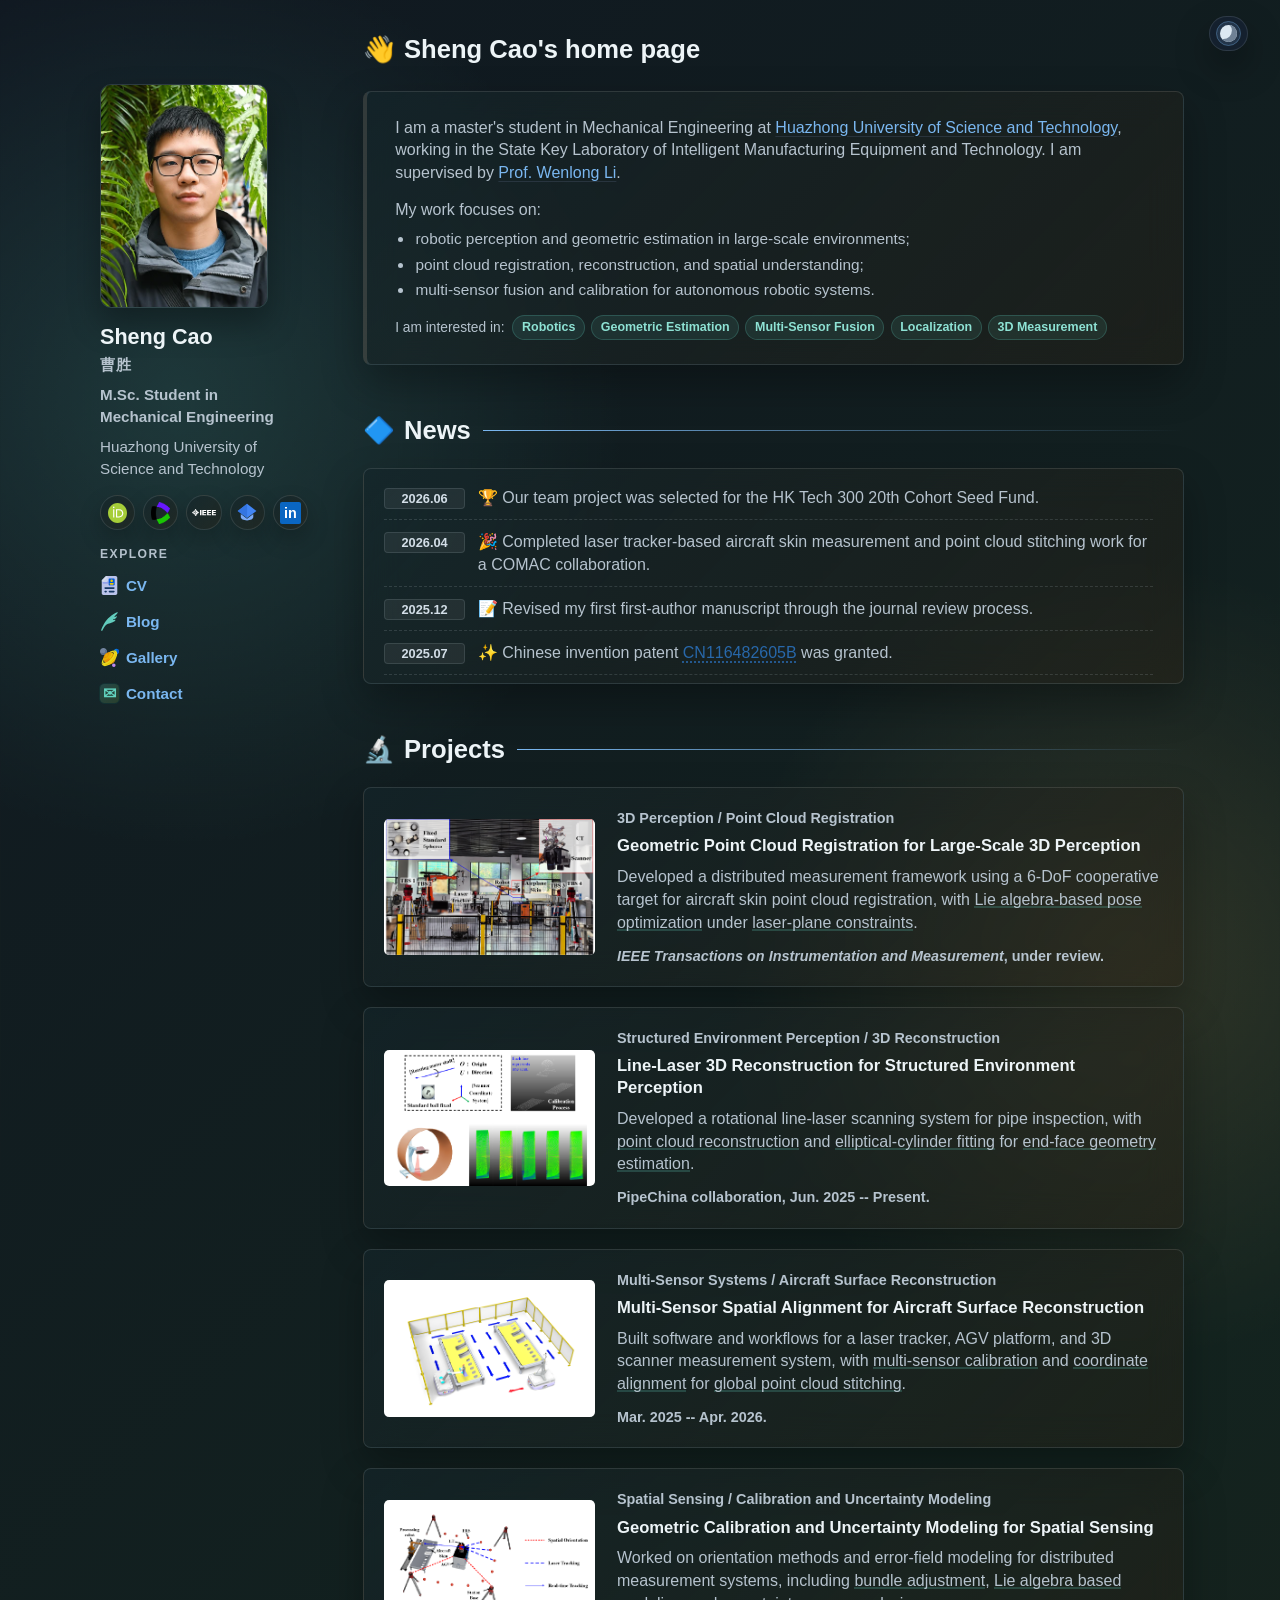
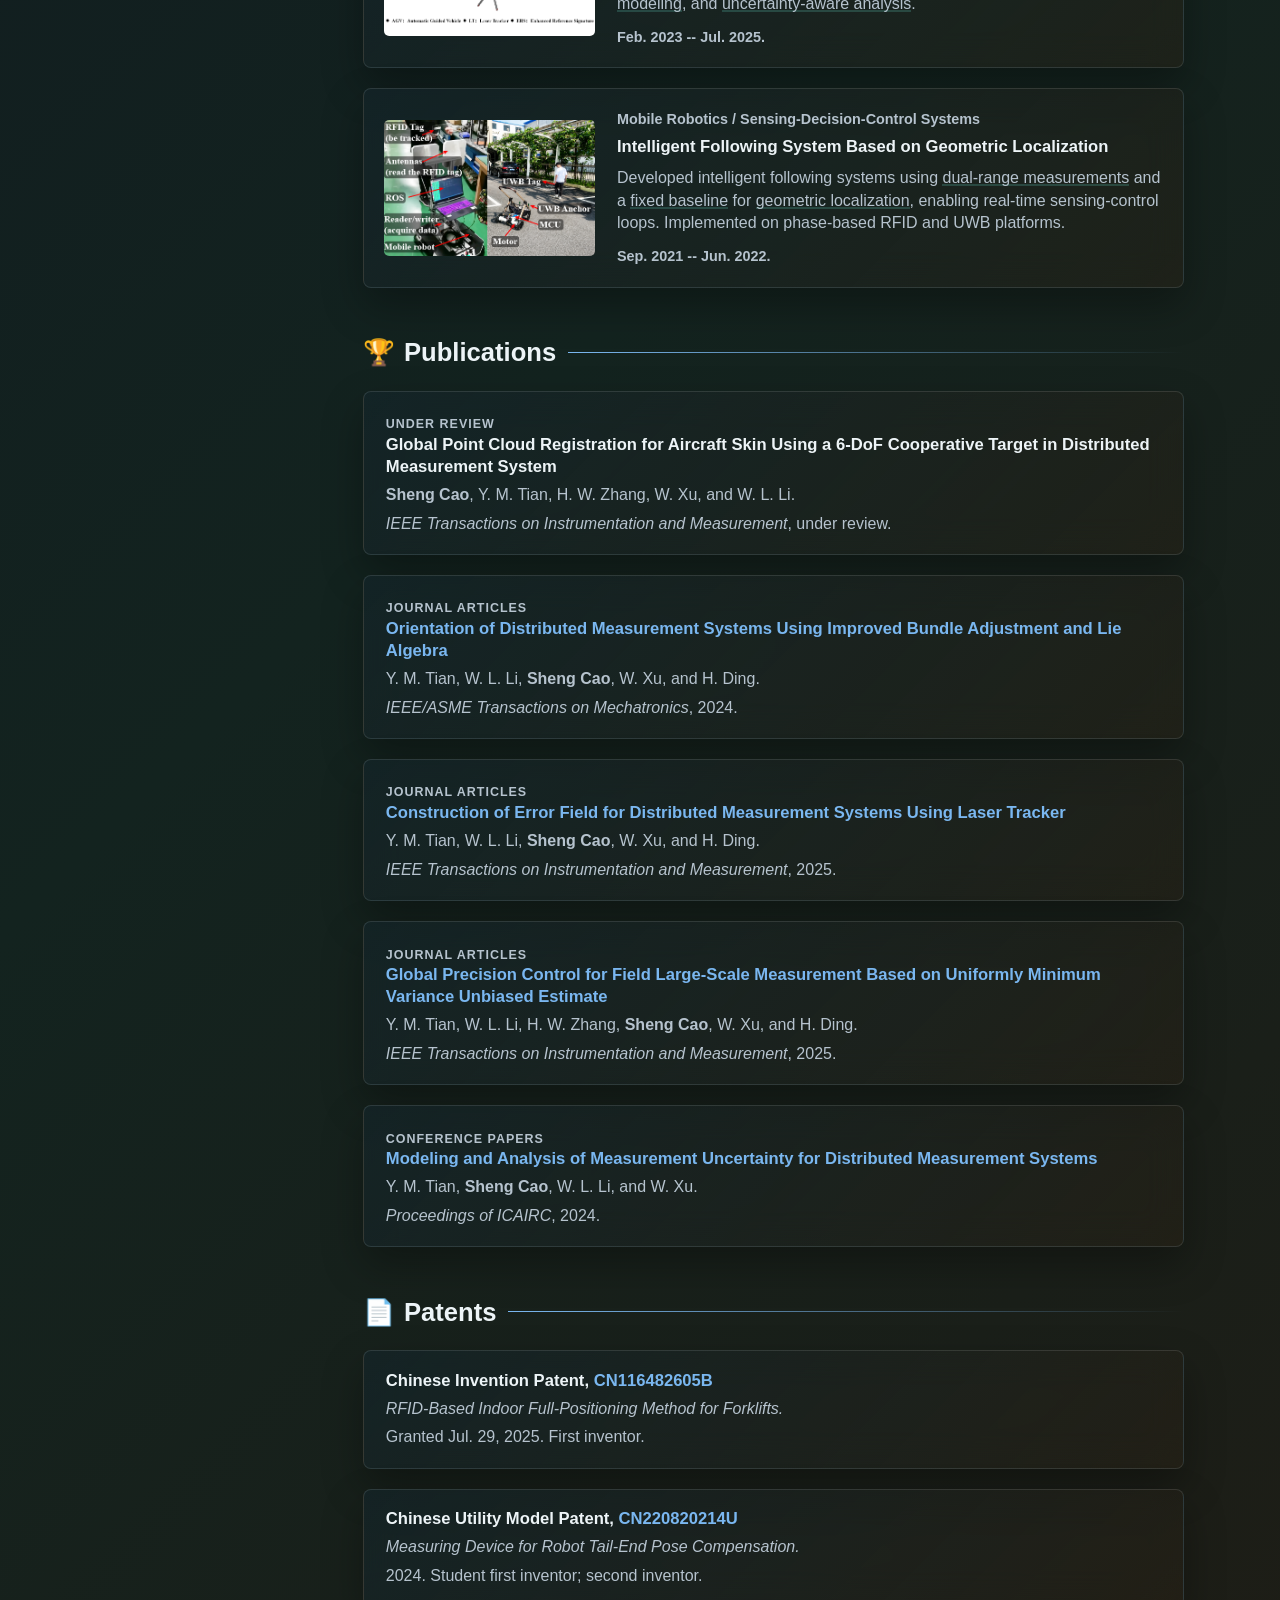
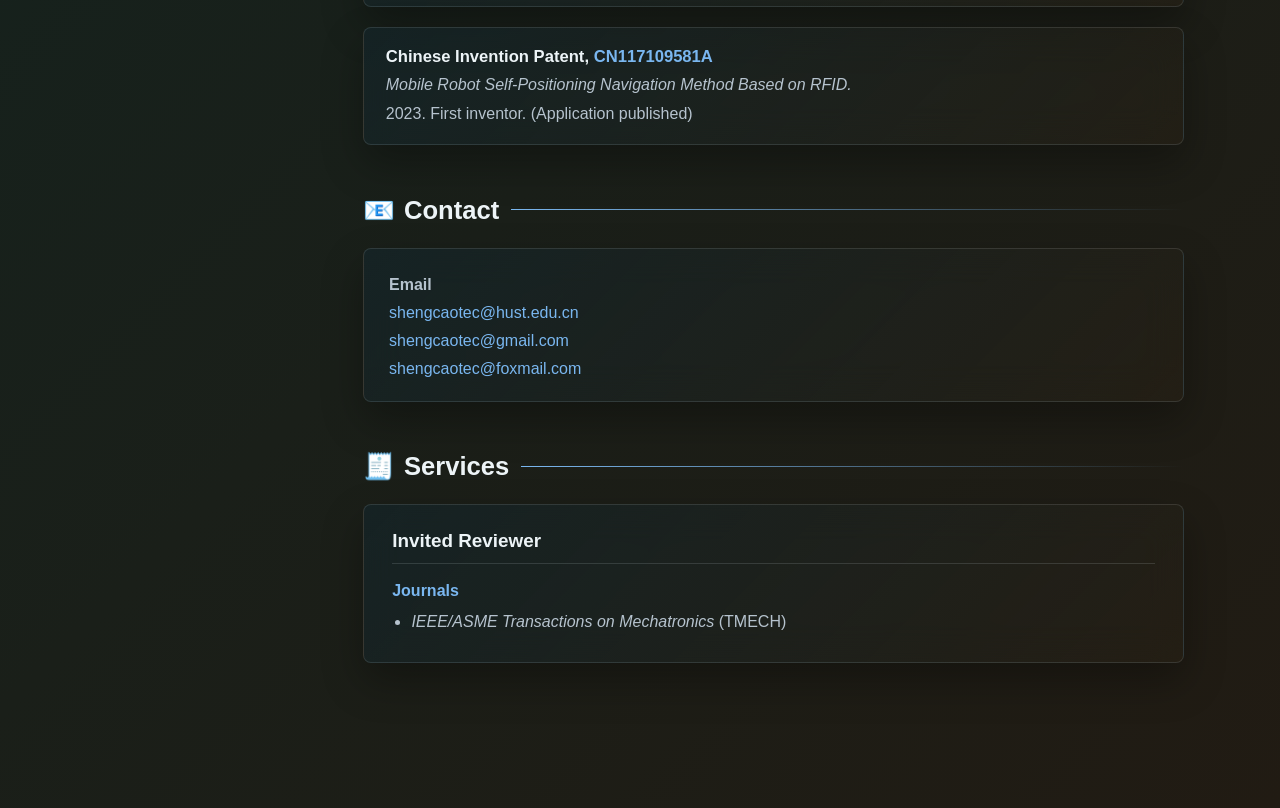
<file: index.html>
﻿<!DOCTYPE html>
<html lang="en">
<head>
  <meta charset="UTF-8">
  <meta name="viewport" content="width=device-width, initial-scale=1.0">
  <meta name="description" content="Personal homepage of Sheng Cao">
  <title>Sheng Cao | Home</title>
  <script src="assets/js/theme-init.js"></script>
  <link rel="stylesheet" href="assets/css/tokens.css">
  <link rel="stylesheet" href="assets/css/main.css">
  <link rel="stylesheet" href="assets/css/index.css">
</head>
<body>
  <div class="page-shell page-shell--home">
    <button class="theme-toggle theme-toggle--floating" type="button" data-theme-toggle aria-label="Switch to dark mode" aria-pressed="false">
      <span class="theme-toggle__icon" aria-hidden="true"></span>
    </button>

    <main class="home-page" aria-label="Personal homepage">
      <aside class="profile-card" aria-label="Profile">
        <img class="profile-card__photo" src="assets/images/cs1.webp" alt="Portrait of Sheng Cao" width="402" height="602" loading="eager" fetchpriority="high" decoding="async">
        <h1 class="profile-card__name">Sheng Cao</h1>
        <p class="profile-card__name-cn">曹胜</p>
        <p class="profile-card__role">M.Sc. Student in Mechanical&nbsp;Engineering</p>
        <p class="profile-card__org">Huazhong University of Science and Technology</p>

        <div class="profile-card__links profile-card__links--icons" aria-label="Profile links">
          <a class="profile-icon-link profile-icon-link--orcid" href="https://orcid.org/0009-0000-6252-6890" target="_blank" rel="noreferrer" aria-label="ORCID">
            <img src="assets/images/orcid.logo.icon.svg" alt="" aria-hidden="true">
          </a>
          <a class="profile-icon-link profile-icon-link--wos" href="https://www.webofscience.com/wos/author/record/PHP-3044-2026" target="_blank" rel="noreferrer" aria-label="Web of Science">
            <img src="assets/images/wos.webp" alt="" aria-hidden="true">
          </a>
          <a class="profile-icon-link profile-icon-link--ieee" href="https://ieeexplore.ieee.org/author/964799704923107" target="_blank" rel="noreferrer" aria-label="IEEE Xplore">
            <img src="assets/images/ieee_logo_white.svg" alt="" aria-hidden="true">
          </a>
          <a class="profile-icon-link" href="https://scholar.google.com/citations?user=f88wUC8AAAAJ&amp;hl=zh-CN&amp;authuser=1&amp;citsig=ADQXK0zCnZWGcap-tGW0e943XRvX" target="_blank" rel="noreferrer" aria-label="Google Scholar">
            <svg class="brand-icon brand-icon--scholar" viewBox="0 0 24 24" aria-hidden="true" focusable="false">
              <path fill="#4285f4" d="M12 2 1.8 9.7 12 17.4 22.2 9.7 12 2Z"/>
              <path fill="#7baaf7" d="M5.2 13.1 12 18.2l6.8-5.1v3.25c0 2.1-3.05 3.65-6.8 3.65s-6.8-1.55-6.8-3.65V13.1Z"/>
              <path fill="#2f6fdb" d="M12 17.4 1.8 9.7 12 2v15.4Z" opacity="0.72"/>
            </svg>
          </a>
          <a class="profile-icon-link profile-icon-link--linkedin" href="https://www.linkedin.com/in/sheng-cao-b729283b8" target="_blank" rel="noreferrer" aria-label="LinkedIn">
            <span class="brand-icon brand-icon--linkedin" aria-hidden="true">in</span>
          </a>
        </div>

        <nav class="profile-card__pages" aria-label="Site pages">
          <p class="profile-card__pages-title">Explore</p>
          <a class="profile-page-link" href="CV.html">
            <span class="profile-page-link__main">
              <span class="profile-page-link__icon" aria-hidden="true">
                <img src="assets/images/CV.svg" alt="" aria-hidden="true">
              </span>
              <span class="profile-page-link__text">
                <span class="profile-page-link__title">CV</span>
              </span>
            </span>
          </a>
          <a class="profile-page-link" href="blog.html">
            <span class="profile-page-link__main">
              <span class="profile-page-link__icon" aria-hidden="true">
                <img class="profile-page-link__icon-image--blog" src="assets/images/blog.svg" alt="" aria-hidden="true">
              </span>
              <span class="profile-page-link__text">
                <span class="profile-page-link__title">Blog</span>
              </span>
            </span>
          </a>
          <a class="profile-page-link" href="pictures.html">
            <span class="profile-page-link__main">
              <span class="profile-page-link__icon" aria-hidden="true">
                <img src="assets/images/Gallery.svg" alt="" aria-hidden="true">
              </span>
              <span class="profile-page-link__text">
                <span class="profile-page-link__title">Gallery</span>
              </span>
            </span>
          </a>
          <a class="profile-page-link" href="#contact">
            <span class="profile-page-link__main">
              <span class="profile-page-link__icon profile-page-link__icon--contact" aria-hidden="true">
                &#9993;
              </span>
              <span class="profile-page-link__text">
                <span class="profile-page-link__title">Contact</span>
              </span>
            </span>
          </a>
        </nav>
      </aside>

      <div class="home-content">
        <section class="home-intro" aria-labelledby="intro-heading">
          <h2 id="intro-heading"><span aria-hidden="true">&#128075;</span> Sheng Cao's home page</h2>
          <div class="home-intro__panel">
            <p>
              I am a master's student in Mechanical Engineering at <a href="https://english.hust.edu.cn/" target="_blank" rel="noreferrer">Huazhong University of Science and Technology</a>, working in the State Key Laboratory of Intelligent Manufacturing Equipment and Technology. I am supervised by <a href="https://ieeexplore.ieee.org/author/37898022200" target="_blank" rel="noreferrer">Prof. Wenlong Li</a>.
            </p>
            <p>
              My work focuses on:
            </p>
            <ul class="intro-work-list">
              <li>robotic perception and geometric estimation in large-scale environments;</li>
              <li>point cloud registration, reconstruction, and spatial understanding;</li>
              <li>multi-sensor fusion and calibration for autonomous robotic systems.</li>
            </ul>
            <div class="interest-block">
              <span class="interest-block__label">I am interested in:</span>
              <div class="interest-tags" aria-label="Research interests">
              <span>Robotics</span>
              <span>Geometric Estimation</span>
              <span>Multi-Sensor Fusion</span>
              <span>Localization</span>
              <span>3D Measurement</span>
              </div>
            </div>
          </div>
        </section>

        <section class="home-section" aria-labelledby="news-heading">
          <div class="home-section__heading">
            <h2 id="news-heading"><span aria-hidden="true">&#128311;</span> News</h2>
          </div>
          <div class="news-card" data-news-list aria-live="polite">
            <article class="news-item">
              <time datetime="2026-06">2026.06</time>
              <p><span class="news-item__icon" aria-hidden="true">&#127942;</span> Our team project was selected for the HK Tech 300 20th Cohort Seed Fund.</p>
            </article>
            <article class="news-item">
              <time datetime="2026-04">2026.04</time>
              <p><span class="news-item__icon" aria-hidden="true">&#127881;</span> Completed laser tracker-based aircraft skin measurement and point cloud stitching work for a COMAC collaboration.</p>
            </article>
            <article class="news-item">
              <time datetime="2025-12">2025.12</time>
              <p><span class="news-item__icon" aria-hidden="true">&#128221;</span> Revised my first first-author manuscript through the journal review process.</p>
            </article>
            <article class="news-item">
              <time datetime="2025-07">2025.07</time>
              <p><span class="news-item__icon" aria-hidden="true">&#10024;</span> Chinese invention patent <a href="https://patents.google.com/patent/CN116482605B" target="_blank" rel="noreferrer">CN116482605B</a> was granted.</p>
            </article>
            <article class="news-item">
              <time datetime="2025-06">2025.06</time>
              <p><span class="news-item__icon" aria-hidden="true">&#128640;</span> Started and led a pipeline inspection project based on rotational line-laser scanning.</p>
            </article>
            <article class="news-item">
              <time datetime="2025-04">2025.04</time>
              <p><span class="news-item__icon" aria-hidden="true">&#128196;</span> Completed my first first-author manuscript, extending my undergraduate thesis.</p>
            </article>
            <article class="news-item">
              <time datetime="2024-10">2024.10</time>
              <p><span class="news-item__icon" aria-hidden="true">&#9992;&#65039;</span> Joined a COMAC collaboration on laser tracker-based aircraft skin measurement.</p>
            </article>
            <article class="news-item">
              <time datetime="2024-07">2024.07</time>
              <p><span class="news-item__icon" aria-hidden="true">&#9997;&#65039;</span> Started contributing to paper writing as a co-author and technical contributor.</p>
            </article>
            <article class="news-item">
              <time datetime="2024-06">2024.06</time>
              <p><span class="news-item__icon" aria-hidden="true">&#127891;</span> Received my B.Eng. degree and was honored as an Outstanding Graduate.</p>
            </article>
            <article class="news-item">
              <time datetime="2023-10">2023.10</time>
              <p><span class="news-item__icon" aria-hidden="true">&#128300;</span> Started research on large-scale measurement under the guidance of senior colleague Yaming Tian, with plans for an undergraduate thesis.</p>
            </article>
            <article class="news-item">
              <time datetime="2023-09">2023.09</time>
              <p><span class="news-item__icon" aria-hidden="true">&#127891;</span> Recommended for postgraduate study at HUST and joined Prof. Wenlong Li's team in the School of Mechanical Science and Engineering.</p>
            </article>
            <article class="news-item">
              <time datetime="2023-07">2023.07</time>
              <p><span class="news-item__icon" aria-hidden="true">&#129462;</span> Interned at the National Innovation Institute of Digital Design and Manufacturing, working on intelligent robotic-arm grasping.</p>
            </article>
            <article class="news-item">
              <time datetime="2022-07">2022.07</time>
              <p><span class="news-item__icon" aria-hidden="true">&#128118;</span> Interned at Hubei Yangtian Baby Carriage Co., Ltd., working on an intelligent following baby carriage project.</p>
            </article>
          </div>
        </section>

        <section class="home-section" aria-labelledby="projects-heading">
          <div class="home-section__heading">
            <h2 id="projects-heading"><span aria-hidden="true">&#128300;</span> Projects</h2>
          </div>

          <div class="project-list">
            <article class="project-card">
              <img class="project-card__image" src="assets/photos/Project/TMech.webp" alt="Global point cloud registration project preview" width="1550" height="1000" loading="lazy" decoding="async">
              <div class="project-card__body">
                <p class="project-card__meta">3D Perception / Point Cloud Registration</p>
                <h3>Geometric Point Cloud Registration for Large-Scale 3D Perception</h3>
                <p>
                  Developed a distributed measurement framework using a 6-DoF cooperative target for aircraft skin point cloud registration, with <span class="method-key">Lie algebra-based pose optimization</span> under <span class="method-key">laser-plane constraints</span>.
                </p>
                <p class="project-card__status"><em>IEEE Transactions on Instrumentation and Measurement</em>, under review.</p>
              </div>
            </article>

            <article class="project-card">
              <img class="project-card__image" src="assets/photos/Project/PipeChina.webp" alt="Pipeline inspection project preview" width="1550" height="1000" loading="lazy" decoding="async">
              <div class="project-card__body">
                <p class="project-card__meta">Structured Environment Perception / 3D Reconstruction</p>
                <h3>Line-Laser 3D Reconstruction for Structured Environment Perception</h3>
                <p>
                  Developed a rotational line-laser scanning system for pipe inspection, with <span class="method-key">point cloud reconstruction</span> and <span class="method-key">elliptical-cylinder fitting</span> for <span class="method-key">end-face geometry estimation</span>.
                </p>
                <p class="project-card__status">PipeChina collaboration, Jun. 2025 -- Present.</p>
              </div>
            </article>

            <article class="project-card">
              <img class="project-card__image" src="assets/photos/Project/COMAC.webp" alt="COMAC aircraft skin measurement project preview" width="1550" height="1000" loading="lazy" decoding="async">
              <div class="project-card__body">
                <p class="project-card__meta">Multi-Sensor Systems / Aircraft Surface Reconstruction</p>
                <h3>Multi-Sensor Spatial Alignment for Aircraft Surface Reconstruction</h3>
                <p>
                  Built software and workflows for a laser tracker, AGV platform, and 3D scanner measurement system, with <span class="method-key">multi-sensor calibration</span> and <span class="method-key">coordinate alignment</span> for <span class="method-key">global point cloud stitching</span>.
                </p>
                <p class="project-card__status">Mar. 2025 -- Apr. 2026.</p>
              </div>
            </article>

            <article class="project-card">
              <img class="project-card__image" src="assets/photos/Project/wMPS.webp" alt="Distributed measurement system research preview" width="1550" height="1000" loading="lazy" decoding="async">
              <div class="project-card__body">
                <p class="project-card__meta">Spatial Sensing / Calibration and Uncertainty Modeling</p>
                <h3>Geometric Calibration and Uncertainty Modeling for Spatial Sensing</h3>
                <p>
                  Worked on orientation methods and error-field modeling for distributed measurement systems, including <span class="method-key">bundle adjustment</span>, <span class="method-key">Lie algebra based modeling</span>, and <span class="method-key">uncertainty-aware analysis</span>.
                </p>
                <p class="project-card__status">Feb. 2023 -- Jul. 2025.</p>
              </div>
            </article>

            <article class="project-card">
              <img class="project-card__image" src="assets/photos/Project/Following.webp" alt="Intelligent following system project preview" width="1550" height="1000" loading="lazy" decoding="async">
              <div class="project-card__body">
                <p class="project-card__meta">Mobile Robotics / Sensing-Decision-Control Systems</p>
                <h3>Intelligent Following System Based on Geometric Localization</h3>
                <p>
                  Developed intelligent following systems using <span class="method-key">dual-range measurements</span> and a <span class="method-key">fixed baseline</span> for <span class="method-key">geometric localization</span>, enabling real-time sensing-control loops. Implemented on phase-based RFID and UWB platforms.
                </p>
                <p class="project-card__status">Sep. 2021 -- Jun. 2022.</p>
              </div>
            </article>
          </div>
        </section>

        <section class="home-section" aria-labelledby="publications-heading">
          <div class="home-section__heading">
            <h2 id="publications-heading"><span aria-hidden="true">&#127942;</span> Publications</h2>
          </div>
          <div class="publication-card-list">
            <article class="publication-card">
              <p class="publication-card__category">Under Review</p>
              <h3>Global Point Cloud Registration for Aircraft Skin Using a 6-DoF Cooperative Target in Distributed Measurement System</h3>
              <p><strong>Sheng Cao</strong>, Y. M. Tian, H. W. Zhang, W. Xu, and W. L. Li.</p>
              <p><em>IEEE Transactions on Instrumentation and Measurement</em>, under review.</p>
            </article>
            <article class="publication-card">
              <p class="publication-card__category">Journal Articles</p>
              <h3><a href="https://doi.org/10.1109/TMECH.2024.3490737" target="_blank" rel="noreferrer">Orientation of Distributed Measurement Systems Using Improved Bundle Adjustment and Lie Algebra</a></h3>
              <p>Y. M. Tian, W. L. Li, <strong>Sheng Cao</strong>, W. Xu, and H. Ding.</p>
              <p><em>IEEE/ASME Transactions on Mechatronics</em>, 2024.</p>
            </article>
            <article class="publication-card">
              <p class="publication-card__category">Journal Articles</p>
              <h3><a href="https://doi.org/10.1109/TIM.2025.3573000" target="_blank" rel="noreferrer">Construction of Error Field for Distributed Measurement Systems Using Laser Tracker</a></h3>
              <p>Y. M. Tian, W. L. Li, <strong>Sheng Cao</strong>, W. Xu, and H. Ding.</p>
              <p><em>IEEE Transactions on Instrumentation and Measurement</em>, 2025.</p>
            </article>
            <article class="publication-card">
              <p class="publication-card__category">Journal Articles</p>
              <h3><a href="https://doi.org/10.1109/TIM.2025.3601248" target="_blank" rel="noreferrer">Global Precision Control for Field Large-Scale Measurement Based on Uniformly Minimum Variance Unbiased Estimate</a></h3>
              <p>Y. M. Tian, W. L. Li, H. W. Zhang, <strong>Sheng Cao</strong>, W. Xu, and H. Ding.</p>
              <p><em>IEEE Transactions on Instrumentation and Measurement</em>, 2025.</p>
            </article>
            <article class="publication-card">
              <p class="publication-card__category">Conference Papers</p>
              <h3><a href="https://ieeexplore.ieee.org/document/10900205" target="_blank" rel="noreferrer">Modeling and Analysis of Measurement Uncertainty for Distributed Measurement Systems</a></h3>
              <p>Y. M. Tian, <strong>Sheng Cao</strong>, W. L. Li, and W. Xu.</p>
              <p><em>Proceedings of ICAIRC</em>, 2024.</p>
            </article>
          </div>
        </section>

        <section class="home-section" aria-labelledby="patents-heading">
          <div class="home-section__heading">
            <h2 id="patents-heading"><span aria-hidden="true">&#128196;</span> Patents</h2>
          </div>
          <div class="publication-card-list">
            <article class="publication-card">
              <h3>Chinese Invention Patent, <a href="https://patents.google.com/patent/CN116482605B" target="_blank" rel="noreferrer">CN116482605B</a></h3>
              <p><em>RFID-Based Indoor Full-Positioning Method for Forklifts.</em></p>
              <p>Granted Jul. 29, 2025. First inventor.</p>
            </article>
            <article class="publication-card">
              <h3>Chinese Utility Model Patent, <a href="https://patents.google.com/patent/CN220820214U" target="_blank" rel="noreferrer">CN220820214U</a></h3>
              <p><em>Measuring Device for Robot Tail-End Pose Compensation.</em></p>
              <p>2024. Student first inventor; second inventor.</p>
            </article>
            <article class="publication-card">
              <h3>Chinese Invention Patent, <a href="https://patents.google.com/patent/CN117109581A" target="_blank" rel="noreferrer">CN117109581A</a></h3>
              <p><em>Mobile Robot Self-Positioning Navigation Method Based on RFID.</em></p>
              <p>2023. First inventor. (Application published)</p>
            </article>
          </div>
        </section>

        <section class="home-section" id="contact" aria-labelledby="contact-heading">
          <div class="home-section__heading">
            <h2 id="contact-heading"><span aria-hidden="true">&#128231;</span> Contact</h2>
          </div>
          <div class="contact-card">
            <p><strong>Email</strong></p>
            <p><a href="mailto:shengcaotec@hust.edu.cn">shengcaotec@hust.edu.cn</a></p>
            <p><a href="mailto:shengcaotec@gmail.com">shengcaotec@gmail.com</a></p>
            <p><a href="mailto:shengcaotec@foxmail.com">shengcaotec@foxmail.com</a></p>
          </div>
        </section>

        <section class="home-section" aria-labelledby="services-heading">
          <div class="home-section__heading">
            <h2 id="services-heading"><span aria-hidden="true">&#129534;</span> Services</h2>
          </div>
          <div class="service-card">
            <h3>Invited Reviewer</h3>
            <div class="service-card__rule" aria-hidden="true"></div>
            <p class="service-card__label">Journals</p>
            <ul>
              <li><em>IEEE/ASME Transactions on Mechatronics</em> (TMECH)</li>
            </ul>
          </div>
        </section>

        <section class="visitor-map" aria-label="Visitor map">
          <div class="visitor-map__widget" data-clustrmaps-widget>
          </div>
        </section>
      </div>
    </main>
  </div>

  <script src="assets/js/main.js"></script>
</body>
</html>
</file>
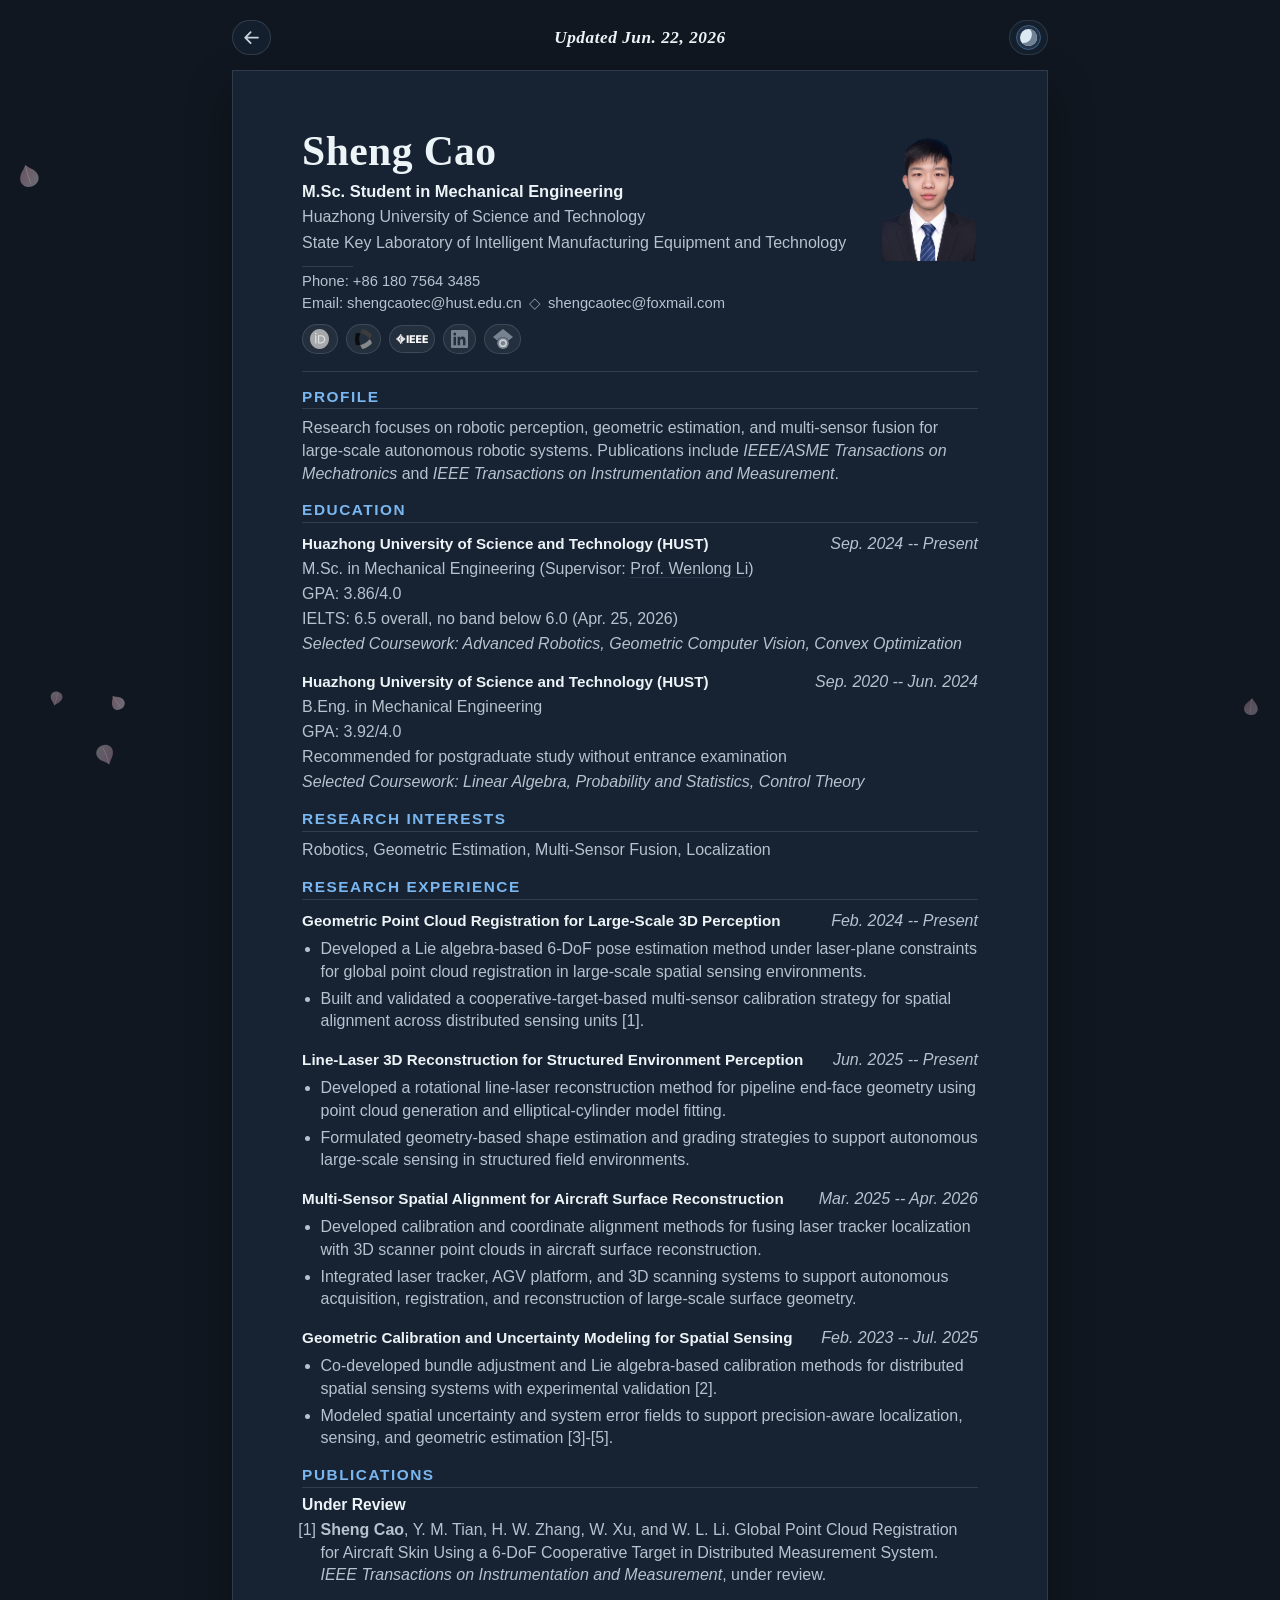
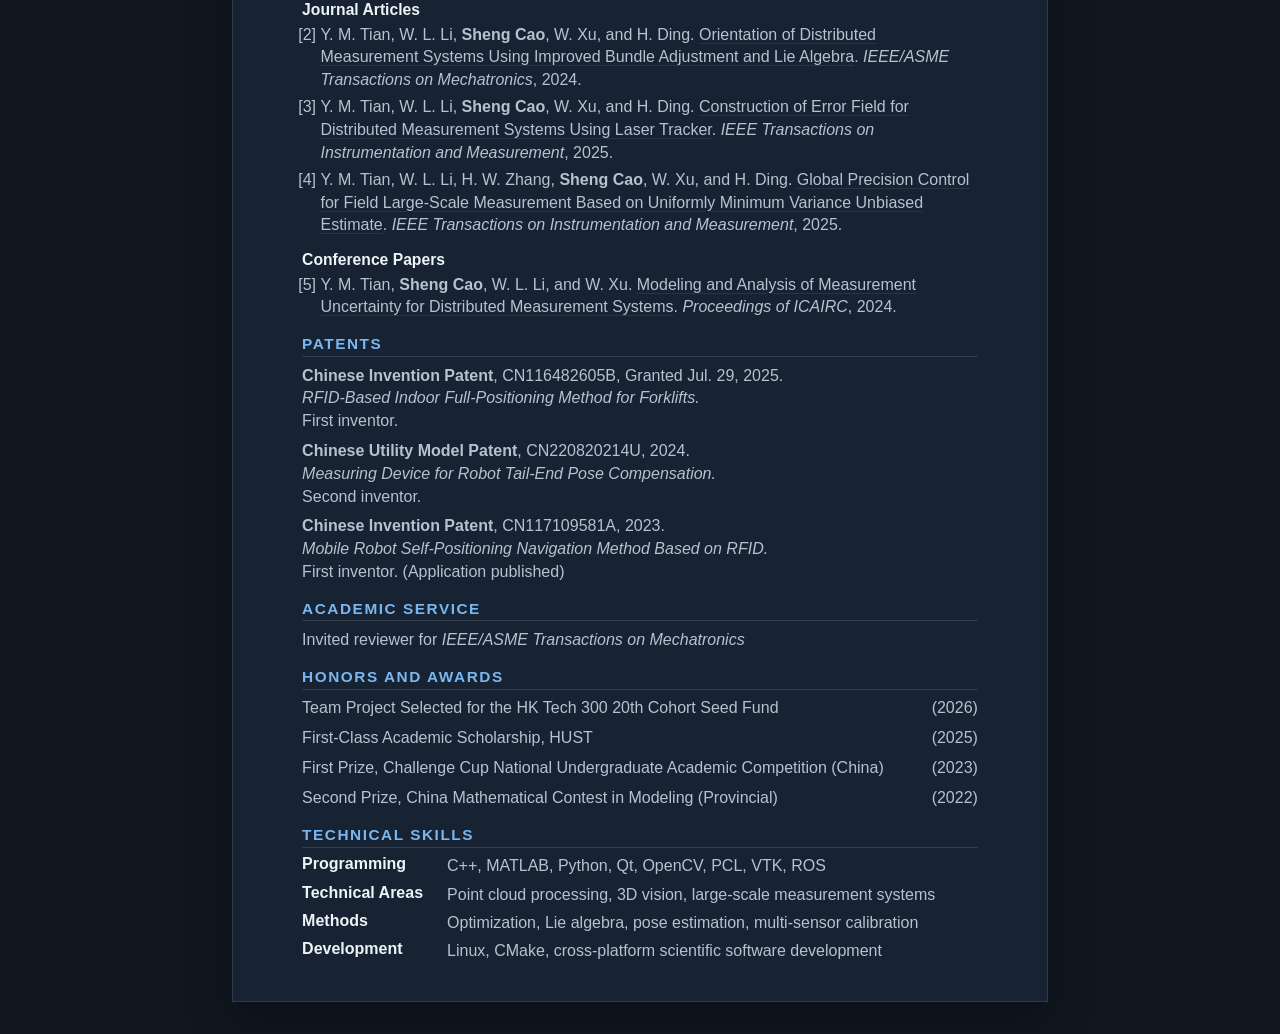
<file: CV.html>
<!DOCTYPE html>
<html lang="en">
<head>
  <meta charset="UTF-8">
  <meta name="viewport" content="width=device-width, initial-scale=1.0">
  <meta name="description" content="Academic CV of Sheng Cao">
  <title>Sheng Cao | CV</title>
  <script src="assets/js/theme-init.js"></script>
  <link rel="stylesheet" href="assets/css/tokens.css">
  <link rel="stylesheet" href="assets/css/main.css">
  <link rel="stylesheet" href="assets/css/cv.css">
</head>
<body>
  <div class="page-shell">
    <nav class="site-nav" aria-label="Primary">
      <a class="return-home" href="index.html" aria-label="Return to home">
        <svg viewBox="0 0 24 24" aria-hidden="true" focusable="false">
          <path d="M10.8 5.2 4 12l6.8 6.8M5 12h15"/>
        </svg>
      </a>
      <p class="cv-updated">Updated Jun. 22, 2026</p>
      <button class="theme-toggle" type="button" data-theme-toggle aria-label="Switch to dark mode" aria-pressed="false">
        <span class="theme-toggle__icon" aria-hidden="true"></span>
      </button>
    </nav>

    <main class="resume" id="academic-cv" aria-label="Curriculum vitae">
      <header class="hero">
        <div class="hero__content">
          <h1 class="hero__name">Sheng Cao</h1>
          <div class="hero__identity">
            <p class="hero__title">M.Sc. Student in Mechanical Engineering</p>
            <p class="hero__institution">Huazhong University of Science and Technology</p>
            <p class="hero__affiliation">State Key Laboratory of Intelligent Manufacturing Equipment and Technology</p>
          </div>

          <div class="hero__divider" aria-hidden="true"></div>

          <div class="hero__contact-line" aria-label="Phone">
            <span>Phone: <a href="tel:+8618075643485">+86 180 7564 3485</a></span>
          </div>
          <div class="hero__contact-line" aria-label="Email addresses">
            <span>Email: <a href="mailto:shengcaotec@hust.edu.cn">shengcaotec@hust.edu.cn</a></span>
            <span class="separator" aria-hidden="true">&#9671;</span>
            <span><a href="mailto:shengcaotec@foxmail.com">shengcaotec@foxmail.com</a></span>
          </div>

          <div class="hero__icons" aria-label="Academic profiles">
            <a class="hero__icon-link hero__icon-link--orcid" href="https://orcid.org/0009-0000-6252-6890" target="_blank" rel="noreferrer" aria-label="ORCID">
              <img src="assets/images/orcid.logo.icon.svg" alt="" aria-hidden="true">
            </a>
            <a class="hero__icon-link hero__icon-link--wos" href="https://www.webofscience.com/wos/author/record/PHP-3044-2026" target="_blank" rel="noreferrer" aria-label="Web of Science">
              <img src="assets/images/wos.webp" alt="" aria-hidden="true">
            </a>
            <a class="hero__icon-link hero__icon-link--ieee" href="https://ieeexplore.ieee.org/author/964799704923107" target="_blank" rel="noreferrer" aria-label="IEEE Xplore">
              <img src="assets/images/ieee_logo_white.svg" alt="" aria-hidden="true">
            </a>
            <a class="hero__icon-link hero__icon-link--linkedin" href="https://www.linkedin.com/in/sheng-cao-b729283b8" target="_blank" rel="noreferrer" aria-label="LinkedIn">
              <img src="assets/images/linkedin.svg" alt="" aria-hidden="true">
            </a>
            <a class="hero__icon-link hero__icon-link--scholar" href="https://scholar.google.com/citations?user=f88wUC8AAAAJ&amp;hl=zh-CN&amp;authuser=1&amp;citsig=ADQXK0zCnZWGcap-tGW0e943XRvX" target="_blank" rel="noreferrer" aria-label="Google Scholar">
              <img src="assets/images/google-scholar.svg" alt="" aria-hidden="true">
            </a>
          </div>

        </div>
        <div class="hero__photo-wrap">
          <div class="hero__photo-frame" style="width:1.02in;height:1.36in;">
            <img class="hero__photo" src="assets/images/cs.webp" alt="Portrait of Sheng Cao" width="402" height="602" loading="eager" fetchpriority="high" decoding="async" style="display:block;width:100%;height:100%;object-fit:cover;">
          </div>
        </div>
      </header>

      <section class="cv-section" aria-labelledby="profile-heading">
        <div class="cv-section__heading">
          <h2 id="profile-heading">Profile</h2>
        </div>
        <p>
          Research focuses on robotic perception, geometric estimation, and multi-sensor fusion for large-scale autonomous robotic systems. Publications include <em>IEEE/ASME Transactions on Mechatronics</em> and <em>IEEE Transactions on Instrumentation and Measurement</em>.
        </p>
      </section>

      <section class="cv-section" aria-labelledby="education-heading">
        <div class="cv-section__heading">
          <h2 id="education-heading">Education</h2>
        </div>

        <article class="entry">
          <div class="entry__header">
            <h3>Huazhong University of Science and Technology (HUST)</h3>
            <p class="entry__date">Sep. 2024 -- Present</p>
          </div>
          <p class="entry__subtitle">M.Sc. in Mechanical Engineering (Supervisor: <a href="https://ieeexplore.ieee.org/author/37898022200" target="_blank" rel="noreferrer">Prof. Wenlong Li</a>)</p>
          <p>GPA: 3.86/4.0</p>
          <p>IELTS: 6.5 overall, no band below 6.0 (Apr. 25, 2026)</p>
          <p class="entry__detail"><em>Selected Coursework: Advanced Robotics, Geometric Computer Vision, Convex Optimization</em></p>
        </article>

        <article class="entry">
          <div class="entry__header">
            <h3>Huazhong University of Science and Technology (HUST)</h3>
            <p class="entry__date">Sep. 2020 -- Jun. 2024</p>
          </div>
          <p class="entry__subtitle">B.Eng. in Mechanical Engineering</p>
          <p>GPA: 3.92/4.0</p>
          <p>Recommended for postgraduate study without entrance examination</p>
          <p class="entry__detail"><em>Selected Coursework: Linear Algebra, Probability and Statistics, Control Theory</em></p>
        </article>
      </section>

      <section class="cv-section" aria-labelledby="interests-heading">
        <div class="cv-section__heading">
          <h2 id="interests-heading">Research Interests</h2>
        </div>
        <p>Robotics, Geometric Estimation, Multi-Sensor Fusion, Localization</p>
      </section>

      <section class="cv-section" aria-labelledby="experience-heading">
        <div class="cv-section__heading">
          <h2 id="experience-heading">Research Experience</h2>
        </div>

        <article class="entry">
          <div class="entry__header">
            <h3>Geometric Point Cloud Registration for Large-Scale 3D Perception</h3>
            <p class="entry__date">Feb. 2024 -- Present</p>
          </div>
          <ul class="entry__list">
            <li>Developed a Lie algebra-based 6-DoF pose estimation method under laser-plane constraints for global point cloud registration in large-scale spatial sensing environments.</li>
            <li>Built and validated a cooperative-target-based multi-sensor calibration strategy for spatial alignment across distributed sensing units [1].</li>
          </ul>
        </article>

        <article class="entry">
          <div class="entry__header">
            <h3>Line-Laser 3D Reconstruction for Structured Environment Perception</h3>
            <p class="entry__date">Jun. 2025 -- Present</p>
          </div>
          <ul class="entry__list">
            <li>Developed a rotational line-laser reconstruction method for pipeline end-face geometry using point cloud generation and elliptical-cylinder model fitting.</li>
            <li>Formulated geometry-based shape estimation and grading strategies to support autonomous large-scale sensing in structured field environments.</li>
          </ul>
        </article>

        <article class="entry">
          <div class="entry__header">
            <h3>Multi-Sensor Spatial Alignment for Aircraft Surface Reconstruction</h3>
            <p class="entry__date">Mar. 2025 -- Apr. 2026</p>
          </div>
          <ul class="entry__list">
            <li>Developed calibration and coordinate alignment methods for fusing laser tracker localization with 3D scanner point clouds in aircraft surface reconstruction.</li>
            <li>Integrated laser tracker, AGV platform, and 3D scanning systems to support autonomous acquisition, registration, and reconstruction of large-scale surface geometry.</li>
          </ul>
        </article>

        <article class="entry">
          <div class="entry__header">
            <h3>Geometric Calibration and Uncertainty Modeling for Spatial Sensing</h3>
            <p class="entry__date">Feb. 2023 -- Jul. 2025</p>
          </div>
          <ul class="entry__list">
            <li>Co-developed bundle adjustment and Lie algebra-based calibration methods for distributed spatial sensing systems with experimental validation [2].</li>
            <li>Modeled spatial uncertainty and system error fields to support precision-aware localization, sensing, and geometric estimation [3]-[5].</li>
          </ul>
        </article>
      </section>

      <section class="cv-section" aria-labelledby="publications-heading">
        <div class="cv-section__heading">
          <h2 id="publications-heading">Publications</h2>
        </div>

        <div class="publication-group">
          <h3 class="publication-group__title">Under Review</h3>
          <ol class="publication-list">
            <li>
              <strong>Sheng Cao</strong>, Y. M. Tian, H. W. Zhang, W. Xu, and W. L. Li.
              Global Point Cloud Registration for Aircraft Skin Using a 6-DoF Cooperative Target in Distributed Measurement System.
              <em>IEEE Transactions on Instrumentation and Measurement</em>, under review.
            </li>
          </ol>
        </div>

        <div class="publication-group">
          <h3 class="publication-group__title">Journal Articles</h3>
          <ol class="publication-list" start="2">
            <li>
              Y. M. Tian, W. L. Li, <strong>Sheng Cao</strong>, W. Xu, and H. Ding.
              <a href="https://doi.org/10.1109/TMECH.2024.3490737" target="_blank" rel="noreferrer">Orientation of Distributed Measurement Systems Using Improved Bundle Adjustment and Lie Algebra</a>.
              <em>IEEE/ASME Transactions on Mechatronics</em>, 2024.
            </li>
            <li>
              Y. M. Tian, W. L. Li, <strong>Sheng Cao</strong>, W. Xu, and H. Ding.
              <a href="https://doi.org/10.1109/TIM.2025.3573000" target="_blank" rel="noreferrer">Construction of Error Field for Distributed Measurement Systems Using Laser Tracker</a>.
              <em>IEEE Transactions on Instrumentation and Measurement</em>, 2025.
            </li>
            <li>
              Y. M. Tian, W. L. Li, H. W. Zhang, <strong>Sheng Cao</strong>, W. Xu, and H. Ding.
              <a href="https://doi.org/10.1109/TIM.2025.3601248" target="_blank" rel="noreferrer">Global Precision Control for Field Large-Scale Measurement Based on Uniformly Minimum Variance Unbiased Estimate</a>.
              <em>IEEE Transactions on Instrumentation and Measurement</em>, 2025.
            </li>
          </ol>
        </div>

        <div class="publication-group">
          <h3 class="publication-group__title">Conference Papers</h3>
          <ol class="publication-list" start="5">
            <li>
              Y. M. Tian, <strong>Sheng Cao</strong>, W. L. Li, and W. Xu.
              <a href="https://ieeexplore.ieee.org/document/10900205" target="_blank" rel="noreferrer">Modeling and Analysis of Measurement Uncertainty for Distributed Measurement Systems</a>.
              <em>Proceedings of ICAIRC</em>, 2024.
            </li>
          </ol>
        </div>
      </section>

      <section class="cv-section" aria-labelledby="patents-heading">
        <div class="cv-section__heading">
          <h2 id="patents-heading">Patents</h2>
        </div>
        <div class="compact-list">
          <p><strong>Chinese Invention Patent</strong>, CN116482605B, Granted Jul. 29, 2025.<br><em>RFID-Based Indoor Full-Positioning Method for Forklifts.</em><br>First inventor.</p>
          <p><strong>Chinese Utility Model Patent</strong>, CN220820214U, 2024.<br><em>Measuring Device for Robot Tail-End Pose Compensation.</em><br>Second inventor.</p>
          <p><strong>Chinese Invention Patent</strong>, CN117109581A, 2023.<br><em>Mobile Robot Self-Positioning Navigation Method Based on RFID.</em><br>First inventor. (Application published)</p>
        </div>
      </section>

      <section class="cv-section" aria-labelledby="service-heading">
        <div class="cv-section__heading">
          <h2 id="service-heading">Academic Service</h2>
        </div>
        <p>Invited reviewer for <em>IEEE/ASME Transactions on Mechatronics</em></p>
      </section>

      <section class="cv-section" aria-labelledby="awards-heading">
        <div class="cv-section__heading">
          <h2 id="awards-heading">Honors and Awards</h2>
        </div>
        <div class="award-list">
          <p><span>Team Project Selected for the HK Tech 300 20th Cohort Seed Fund</span><span>(2026)</span></p>
          <p><span>First-Class Academic Scholarship, HUST</span><span>(2025)</span></p>
          <p><span>First Prize, Challenge Cup National Undergraduate Academic Competition (China)</span><span>(2023)</span></p>
          <p><span>Second Prize, China Mathematical Contest in Modeling (Provincial)</span><span>(2022)</span></p>
        </div>
      </section>

      <section class="cv-section" aria-labelledby="skills-heading">
        <div class="cv-section__heading">
          <h2 id="skills-heading">Technical Skills</h2>
        </div>
        <dl class="skills-grid">
          <dt>Programming</dt>
          <dd>C++, MATLAB, Python, Qt, OpenCV, PCL, VTK, ROS</dd>

          <dt>Technical Areas</dt>
          <dd>Point cloud processing, 3D vision, large-scale measurement systems</dd>

          <dt>Methods</dt>
          <dd>Optimization, Lie algebra, pose estimation, multi-sensor calibration</dd>

          <dt>Development</dt>
          <dd>Linux, CMake, cross-platform scientific software development</dd>
        </dl>
      </section>
    </main>
  </div>

  <script src="assets/js/main.js"></script>
</body>
</html>
</file>
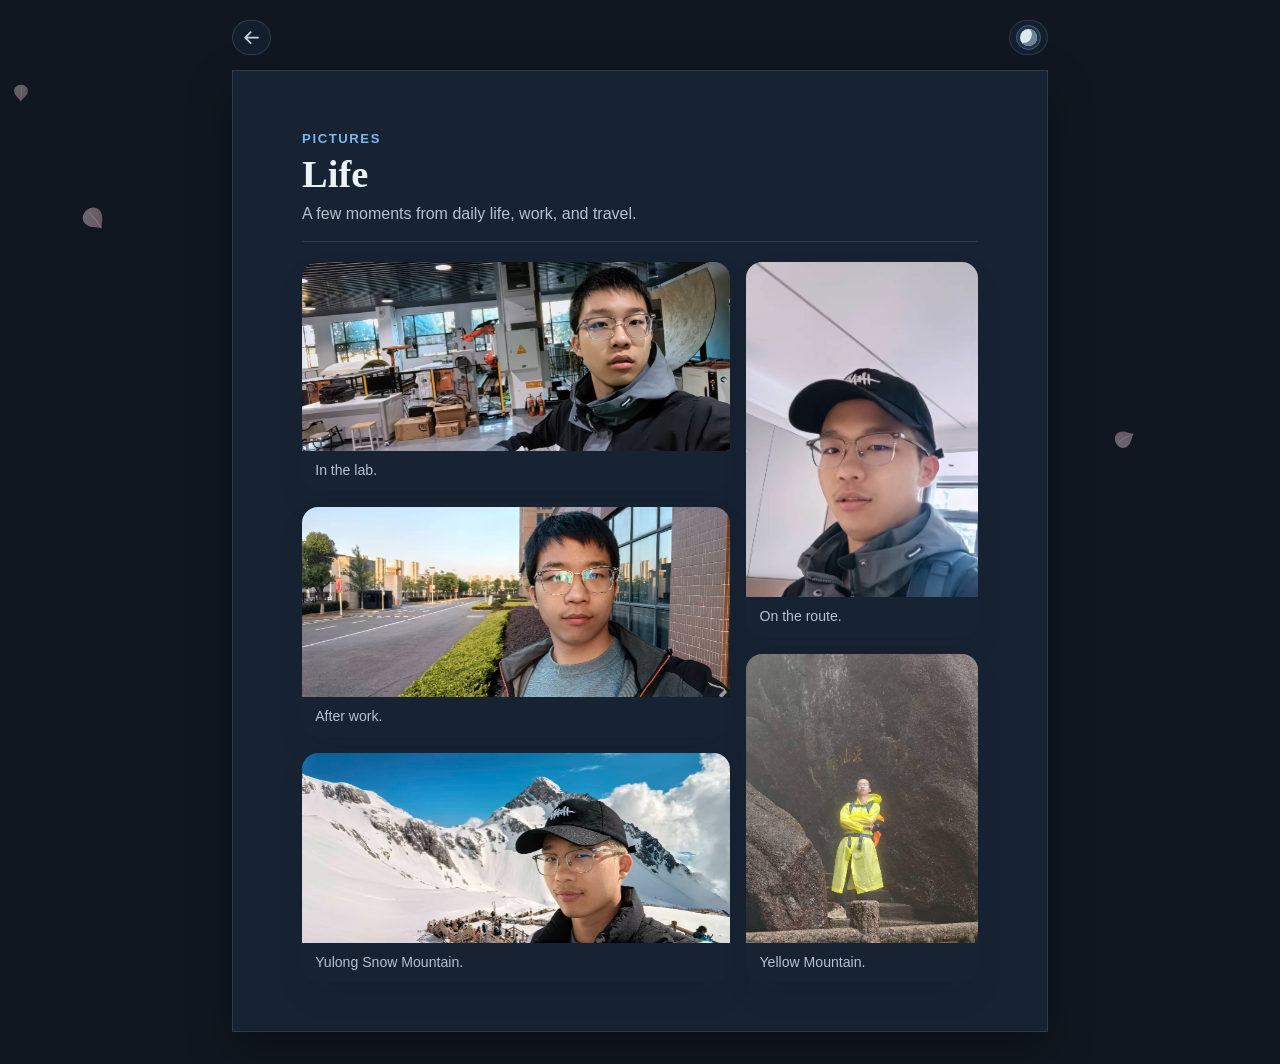
<file: pictures.html>
<!DOCTYPE html>
<html lang="en">
<head>
  <meta charset="UTF-8">
  <meta name="viewport" content="width=device-width, initial-scale=1.0">
  <meta name="description" content="Pictures gallery of Sheng Cao">
  <title>Sheng Cao | Pictures</title>
  <script src="assets/js/theme-init.js"></script>
  <link rel="stylesheet" href="assets/css/tokens.css">
  <link rel="stylesheet" href="assets/css/main.css">
  <link rel="stylesheet" href="assets/css/pictures.css">
</head>
<body>
  <div class="page-shell">
    <nav class="site-nav" aria-label="Primary">
      <a class="return-home" href="index.html" aria-label="Return to home">
        <svg viewBox="0 0 24 24" aria-hidden="true" focusable="false">
          <path d="M10.8 5.2 4 12l6.8 6.8M5 12h15"/>
        </svg>
      </a>
      <button class="theme-toggle" type="button" data-theme-toggle aria-label="Switch to dark mode" aria-pressed="false">
        <span class="theme-toggle__icon" aria-hidden="true"></span>
      </button>
    </nav>

    <main class="gallery-page" aria-label="Pictures gallery">
      <header class="gallery-hero">
        <p class="gallery-hero__eyebrow">Pictures</p>
        <h1 class="gallery-hero__title">Life</h1>
        <p class="gallery-hero__description">
          A few moments from daily life, work, and travel.
        </p>
      </header>

      <section class="gallery-layout gallery-layout--life" aria-label="Life photo wall">
        <div class="gallery-column gallery-column--main">
          <figure class="gallery-card gallery-card--landscape">
            <img class="gallery-card__image" src="assets/photos/life/lab.webp" alt="Lab" width="2893" height="1279" loading="eager" fetchpriority="high" decoding="async">
            <figcaption class="gallery-card__caption">In the lab.</figcaption>
          </figure>

          <figure class="gallery-card gallery-card--landscape">
            <img class="gallery-card__image" src="assets/photos/life/The_sunset_after_work.webp" alt="The sunset after work" width="2893" height="1279" loading="lazy" decoding="async">
            <figcaption class="gallery-card__caption">After work.</figcaption>
          </figure>

          <figure class="gallery-card gallery-card--landscape">
            <img class="gallery-card__image" src="assets/photos/life/Yulong_Snow_Mountain.webp" alt="Yulong Snow Mountain" width="2893" height="1279" loading="lazy" decoding="async">
            <figcaption class="gallery-card__caption">Yulong Snow Mountain.</figcaption>
          </figure>
        </div>

        <div class="gallery-column gallery-column--side">
          <figure class="gallery-card gallery-card--portrait">
            <img class="gallery-card__image" src="assets/photos/life/always_on_the_route.webp" alt="Always on the route" width="1024" height="2316" loading="lazy" decoding="async">
            <figcaption class="gallery-card__caption">On the route.</figcaption>
          </figure>

          <figure class="gallery-card gallery-card--portrait">
            <img class="gallery-card__image" src="assets/photos/life/Yellow_Mountain.webp" alt="Yellow Mountain" width="1279" height="1706" loading="lazy" decoding="async">
            <figcaption class="gallery-card__caption">Yellow Mountain.</figcaption>
          </figure>
        </div>
      </section>
    </main>
  </div>

  <script src="assets/js/main.js"></script>
</body>
</html>
</file>
<file: assets/css/tokens.css>
/* Global design tokens: fonts, sizes, shared colors, and default theme values. */

:root {
  color-scheme: light;

  --default-theme: dark;

  --font-sans: "Aptos", "Segoe UI", "Helvetica Neue", sans-serif;
  --font-serif: "Georgia", "Times New Roman", serif;
  --font-cv-serif: "Palatino Linotype", "Book Antiqua", Palatino, Georgia, serif;
  --font-blog-body: var(--font-sans);

  --text-base: 16px;
  --text-xs: 0.78rem;
  --text-sm: 0.9rem;
  --text-md: 1rem;
  --text-lg: 1.18rem;
  --text-xl: 1.8rem;
  --text-2xl: 2.4rem;

  --accent: #49566a;
  --accent-dark: #2d3746;
  --ink: #18202a;
  --muted: #5f6976;
  --rule: #d7dde4;
  --paper: #ffffff;
  --surface: #f5f7fa;
  --shadow: 0 18px 42px rgba(24, 32, 42, 0.08);
  --page-width: min(8.5in, calc(100vw - 2rem));
  --home-border: rgba(73, 101, 138, 0.14);
}

html[data-theme="dark"] {
  color-scheme: dark;

  --accent: #7ab7f0;
  --accent-dark: #edf4f7;
  --ink: #edf4f7;
  --muted: #b6c3ce;
  --rule: rgba(218, 232, 240, 0.14);
  --paper: #172232;
  --surface: #101720;
  --shadow: 0 18px 42px rgba(0, 0, 0, 0.3);
  --home-border: rgba(218, 232, 240, 0.12);
}
</file>
<file: assets/css/main.css>
/* Shared base styles. Page-specific rules live in cv.css, index.css, pictures.css, and blog.css. */

*,
*::before,
*::after {
  box-sizing: border-box;
}

html {
  font-size: var(--text-base);
  scroll-behavior: smooth;
}

body {
  margin: 0;
  font-family: var(--font-sans);
  color: var(--ink);
  background: linear-gradient(180deg, #f7f8fa 0%, #eef1f5 100%);
  overflow-x: hidden;
}

a {
  color: inherit;
  text-decoration-color: rgba(73, 86, 106, 0.38);
  text-underline-offset: 0.18em;
}

a:hover,
a:focus-visible {
  color: var(--accent-dark);
}

p,
li,
dd {
  line-height: 1.42;
}

.page-shell {
  position: relative;
  z-index: 1;
  padding: 1.25rem 1rem 2rem;
}

.sakura-canvas {
  position: fixed;
  inset: 0;
  pointer-events: none;
  z-index: 0;
}

.site-nav {
  position: relative;
  width: var(--page-width);
  margin: 0 auto 0.9rem;
  display: flex;
  align-items: center;
  gap: 0.65rem;
}

.site-nav__link {
  display: inline-flex;
  align-items: center;
  min-height: 2.2rem;
  padding: 0 0.9rem;
  border: 1px solid rgba(24, 32, 42, 0.08);
  border-radius: 999px;
  background: rgba(255, 255, 255, 0.82);
  color: #465364;
  text-decoration: none;
  font-size: 0.92rem;
  font-weight: 600;
  letter-spacing: 0.01em;
  transition: transform 160ms ease, border-color 160ms ease, background-color 160ms ease, color 160ms ease;
}

.site-nav__link:hover,
.site-nav__link:focus-visible {
  transform: translateY(-1px);
  border-color: rgba(73, 86, 106, 0.22);
  background: rgba(255, 255, 255, 0.96);
  color: var(--accent-dark);
}

.site-nav__link--active {
  border-color: rgba(73, 86, 106, 0.22);
  background: #f8fafc;
  color: var(--accent-dark);
}

.return-home {
  display: inline-flex;
  align-items: center;
  justify-content: center;
  width: 2.45rem;
  height: 2.2rem;
  border: 1px solid rgba(24, 32, 42, 0.08);
  border-radius: 999px;
  background: rgba(255, 255, 255, 0.82);
  color: #465364;
  text-decoration: none;
  transition: transform 160ms ease, border-color 160ms ease, background-color 160ms ease, color 160ms ease;
}

.return-home svg {
  width: 1.2rem;
  height: 1.2rem;
  fill: none;
  stroke: currentColor;
  stroke-width: 2.2;
  stroke-linecap: round;
  stroke-linejoin: round;
}

.return-home:hover,
.return-home:focus-visible {
  transform: translateY(-1px);
  border-color: rgba(73, 86, 106, 0.22);
  background: rgba(255, 255, 255, 0.96);
  color: var(--accent-dark);
}

.theme-toggle {
  display: inline-flex;
  align-items: center;
  justify-content: center;
  width: 2.45rem;
  height: 2.2rem;
  margin-left: auto;
  border: 1px solid var(--home-border);
  border-radius: 999px;
  background: linear-gradient(135deg, rgba(241, 247, 255, 0.78), rgba(255, 247, 237, 0.5));
  color: #496071;
  cursor: pointer;
  transition: transform 160ms ease, border-color 160ms ease, background-color 160ms ease, color 160ms ease;
}

.theme-toggle--floating {
  position: fixed;
  top: 1rem;
  right: max(1rem, calc((100vw - 68rem) / 2 - 4rem));
  z-index: 10;
  background: linear-gradient(135deg, rgba(244, 249, 255, 0.88), rgba(255, 248, 240, 0.52));
  box-shadow: 0 12px 28px rgba(31, 57, 86, 0.12);
  backdrop-filter: blur(12px);
}

.theme-toggle__icon {
  position: relative;
  width: 1.05rem;
  height: 1.05rem;
  border-radius: 999px;
  background: #f5b84f;
  box-shadow: 0 0 0 0.22rem rgba(245, 184, 79, 0.18);
}

.theme-toggle__icon::after {
  content: "";
  position: absolute;
  inset: -0.28rem;
  border-radius: inherit;
  border: 1px solid rgba(245, 184, 79, 0.42);
}

.theme-toggle:hover,
.theme-toggle:focus-visible {
  border-color: rgba(73, 101, 138, 0.26);
  background: linear-gradient(135deg, rgba(248, 251, 255, 0.96), rgba(255, 250, 244, 0.66));
}

@media (max-width: 780px) {
  .theme-toggle--floating {
    right: 1rem;
  }

  .site-nav {
      flex-wrap: wrap;
      margin-bottom: 0.8rem;
    }
}

html[data-theme="dark"] body {
  background: #101720;
  color: #edf4f7;
}

html[data-theme="dark"] .site-nav:not(.site-nav--home) {
  border-bottom-color: rgba(218, 232, 240, 0.1);
}

html[data-theme="dark"] .site-nav:not(.site-nav--home) .site-nav__link {
  border-color: rgba(218, 232, 240, 0.14);
  background: rgba(23, 34, 50, 0.78);
  color: #c8d5df;
}

html[data-theme="dark"] .site-nav:not(.site-nav--home) .site-nav__link--active {
  border-color: rgba(122, 183, 240, 0.36);
  background: rgba(42, 70, 98, 0.44);
  color: #e9f5ff;
}

html[data-theme="dark"] .return-home {
  border-color: rgba(218, 232, 240, 0.14);
  background: rgba(23, 34, 50, 0.78);
  color: #c8d5df;
}

html[data-theme="dark"] .return-home:hover,
html[data-theme="dark"] .return-home:focus-visible {
  border-color: rgba(122, 183, 240, 0.36);
  background: rgba(42, 70, 98, 0.44);
  color: #e9f5ff;
}

html[data-theme="dark"] .theme-toggle {
  border-color: var(--home-border);
  background: rgba(23, 34, 50, 0.78);
}

html[data-theme="dark"] .theme-toggle--floating {
  box-shadow: 0 16px 34px rgba(0, 0, 0, 0.34);
}

html[data-theme="dark"] .theme-toggle__icon {
  background: #dce8f2;
  box-shadow: inset -0.32rem -0.18rem 0 #6f8195, 0 0 0 0.22rem rgba(122, 183, 240, 0.14);
}

html[data-theme="dark"] .theme-toggle__icon::after {
  border-color: rgba(122, 183, 240, 0.36);
}

@media print {
  body {
      background: #fff;
    }
  
  .page-shell {
      padding: 0;
    }
  
  a {
      text-decoration: none;
    }
}
</file>
<file: assets/css/index.css>
/* Home page styles. */

.hero__contact-line a,
.contact-card a,
.publication-card h3 a {
  text-decoration: none;
}

.hero__contact-line a:hover,
.hero__contact-line a:focus-visible,
.contact-card a:hover,
.contact-card a:focus-visible,
.publication-card h3 a:hover,
.publication-card h3 a:focus-visible {
  text-decoration: none;
}

.page-shell--home {
  --home-bg-start: #f8fbff;
  --home-bg-mid: #f3f7fc;
  --home-bg-end: #fff9f2;
  --home-card: linear-gradient(135deg, rgba(241, 247, 255, 0.82), rgba(255, 247, 237, 0.5));
  --home-card-strong: linear-gradient(135deg, rgba(247, 251, 255, 0.94), rgba(255, 250, 242, 0.68));
  --home-ink: #1e2938;
  --home-muted: #5c6878;
  --home-soft: #e7eef6;
  --home-blue: #3b82c4;
  --home-teal: #2c9a8b;
  --home-amber: #d98b2b;
  --home-border: rgba(73, 101, 138, 0.14);
  --home-shadow: 0 18px 40px rgba(31, 57, 86, 0.1);
  min-height: 100vh;
  padding-top: 0;
  color: var(--home-ink);
  background:
    radial-gradient(circle at 16% 12%, rgba(124, 163, 214, 0.14), transparent 28rem),
    radial-gradient(circle at 86% 24%, rgba(231, 166, 79, 0.14), transparent 25rem),
    linear-gradient(135deg, var(--home-bg-start) 0%, var(--home-bg-mid) 48%, var(--home-bg-end) 100%);
}

.home-page {
  width: min(68rem, calc(100vw - 2rem));
  margin: 0 auto;
  display: grid;
  grid-template-columns: 13.5rem minmax(0, 1fr);
  gap: 3.2rem;
  align-items: start;
  padding-top: 2.1rem;
}

.profile-card {
  position: sticky;
  top: 5rem;
  padding: 0.25rem 0.25rem 1.2rem;
}

.profile-card__photo {
  width: 10.5rem;
  aspect-ratio: 3 / 4;
  height: auto;
  display: block;
  object-fit: cover;
  border-radius: 0.7rem;
  border: 1px solid rgba(24, 32, 42, 0.08);
  box-shadow: 0 12px 24px rgba(24, 32, 42, 0.08);
}

.profile-card__name {
  margin: 1rem 0 0;
  font-size: 1.35rem;
  line-height: 1.18;
  letter-spacing: 0;
}

.profile-card__name-cn {
  margin: 0.28rem 0 0;
  color: var(--home-muted);
  font-size: 0.96rem;
  font-weight: 700;
  letter-spacing: 0.08em;
}

.profile-card__role,
.profile-card__org {
  margin: 0.55rem 0 0;
  color: #394656;
  font-size: 0.95rem;
}

.profile-card__role {
  font-weight: 700;
}

.profile-card__org {
  color: var(--muted);
}

.profile-card__links {
  margin-top: 1rem;
  display: grid;
  gap: 0.72rem;
}

.profile-card__links--icons {
  display: grid;
  grid-template-columns: repeat(5, minmax(0, 1fr));
  gap: 0.5rem;
  align-items: center;
}

.profile-card__pages {
  margin-top: 1rem;
  display: grid;
  gap: 0.36rem;
}

.profile-card__pages-title {
  margin: 0 0 0.05rem;
  color: var(--home-muted);
  font-size: 0.76rem;
  font-weight: 900;
  letter-spacing: 0.12em;
  text-transform: uppercase;
}

.profile-page-link {
  display: flex;
  align-items: center;
  justify-content: space-between;
  gap: 0.75rem;
  width: fit-content;
  max-width: 100%;
  min-height: 1.9rem;
  padding: 0.05rem 0;
  border: 0;
  border-radius: 0;
  background: transparent;
  color: #314456;
  text-decoration: none;
  font-size: 0.92rem;
  box-shadow: none;
  backdrop-filter: none;
  transition: color 180ms ease;
}

.profile-page-link__main {
  display: inline-flex;
  align-items: center;
  gap: 0.42rem;
  min-width: 0;
}

.profile-page-link__icon {
  display: inline-flex;
  align-items: center;
  justify-content: center;
  width: 1.2rem;
  height: 1.2rem;
  flex: 0 0 auto;
  color: #2868aa;
}

.profile-page-link__icon img {
  width: 100%;
  height: 100%;
  object-fit: contain;
  display: block;
  opacity: 0.9;
}

.profile-page-link__text {
  min-width: 0;
  display: block;
}

.profile-page-link__title {
  color: #2868aa;
  font-size: 0.95rem;
  font-weight: 700;
  line-height: 1.15;
}

.profile-page-link:hover,
.profile-page-link:focus-visible {
  color: #1f5b98;
}

.profile-page-link:hover .profile-page-link__title,
.profile-page-link:focus-visible .profile-page-link__title {
  color: #1f5b98;
}

.profile-card__links a {
  display: inline-flex;
  align-items: center;
  gap: 0.55rem;
  color: #2f3a47;
  font-weight: 650;
  text-decoration: none;
}

.profile-card__links a::before {
  content: "";
  width: 0.42rem;
  height: 0.42rem;
  border: 1.5px solid #667487;
  border-radius: 0.12rem;
}

.profile-card__links--icons a::before {
  content: none;
}

.profile-icon-link {
  width: 100%;
  min-width: 0;
  aspect-ratio: 1 / 1;
  height: auto;
  justify-content: center;
  padding: 0;
  border: 1px solid var(--home-border);
  border-radius: 999px;
  background: linear-gradient(135deg, rgba(241, 247, 255, 0.84), rgba(255, 247, 237, 0.46));
  box-shadow: 0 8px 18px rgba(31, 57, 86, 0.08);
  backdrop-filter: blur(14px);
  transition: transform 160ms ease, border-color 160ms ease, background-color 160ms ease, box-shadow 160ms ease;
}

.profile-icon-link img {
  width: 1.22rem;
  height: 1.22rem;
  object-fit: contain;
  display: block;
  opacity: 1;
  filter: none;
}

.profile-icon-link span {
  color: #5f7083;
  font-size: 0.9rem;
  font-weight: 800;
  letter-spacing: 0;
}

.brand-icon {
  display: inline-flex;
  align-items: center;
  justify-content: center;
}

.brand-icon--linkedin {
  width: 1.34rem;
  height: 1.34rem;
  border-radius: 0.12rem;
  background: #0a66c2;
  color: #ffffff !important;
  font-family: Arial, sans-serif;
  font-size: 1rem;
  font-weight: 800;
  line-height: 1;
}

.brand-icon--scholar {
  width: 1.38rem;
  height: 1.38rem;
  display: block;
}

.profile-icon-link--wos img {
  width: 1.34rem;
  height: 1.34rem;
}

.profile-icon-link--ieee {
  background: #ffffff;
  border-color: rgba(73, 101, 138, 0.2);
}

.profile-icon-link--ieee img {
  width: 1.48rem;
  height: 0.72rem;
  opacity: 1;
  filter: brightness(0) saturate(100%) opacity(0.8);
}

.profile-icon-link--linkedin {
  background: #eef6ff;
  border-color: rgba(10, 102, 194, 0.24);
}

.profile-icon-link:hover,
.profile-icon-link:focus-visible {
  border-color: rgba(73, 101, 138, 0.26);
  background: linear-gradient(135deg, rgba(248, 251, 255, 0.96), rgba(255, 249, 242, 0.62));
  box-shadow: 0 12px 24px rgba(31, 57, 86, 0.12);
}

.home-content {
  min-width: 0;
  padding-bottom: 4rem;
}

.home-intro h2,
.home-section__heading h2 {
  display: inline-flex;
  align-items: center;
  gap: 0.55rem;
  margin: 0;
  color: var(--home-ink);
  font-size: clamp(1.4rem, 2vw, 1.78rem);
  line-height: 1.18;
  letter-spacing: 0;
}

.home-intro__panel,
.news-card,
.contact-card,
.service-card,
.project-card,
.publication-card {
  background: var(--home-card);
  border: 1px solid var(--home-border);
  border-radius: 0.5rem;
  box-shadow: var(--home-shadow);
  backdrop-filter: blur(18px);
  transition: transform 180ms ease, border-color 180ms ease, background-color 180ms ease, box-shadow 180ms ease;
}

.home-intro__panel:hover,
.news-card:hover,
.contact-card:hover,
.service-card:hover,
.project-card:hover,
.publication-card:hover {
  border-color: rgba(73, 101, 138, 0.22);
  background: var(--home-card-strong);
  box-shadow: 0 22px 48px rgba(31, 57, 86, 0.14);
}

.home-intro__panel {
  margin-top: 1.7rem;
  padding: 1.55rem 1.75rem;
  border-left: 4px solid var(--home-teal);
}

.home-intro__panel p {
  margin: 0;
  color: var(--home-muted);
  font-size: 1rem;
}

.home-intro__panel p + p {
  margin-top: 0.85rem;
}

.intro-work-list {
  margin: 0.45rem 0 0;
  padding-left: 1.15rem;
  color: var(--home-muted);
  font-size: 0.96rem;
}

.intro-work-list li {
  margin: 0.22rem 0;
  padding-left: 0.12rem;
}

.interest-block {
  margin-top: 0.9rem;
  display: flex;
  flex-wrap: wrap;
  align-items: center;
  gap: 0.38rem 0.5rem;
}

.interest-block__label {
  margin: 0;
  color: var(--home-muted);
  font-size: 0.86rem;
  font-weight: 400;
}

.interest-tags {
  display: flex;
  flex-wrap: wrap;
  gap: 0.38rem;
}

.interest-tags span {
  display: inline-flex;
  align-items: center;
  min-height: 1.52rem;
  padding: 0 0.54rem;
  border: 1px solid rgba(44, 154, 139, 0.18);
  border-radius: 999px;
  background: rgba(44, 154, 139, 0.1);
  color: #247669;
  font-size: 0.78rem;
  font-weight: 750;
}

.home-intro__panel a,
.publication-card a,
.contact-card a {
  color: #2868aa;
}

.home-section {
  margin-top: 3.1rem;
}

.home-section__heading {
  display: flex;
  align-items: center;
  gap: 0.75rem;
  margin-bottom: 1.45rem;
}

.home-section__heading::after {
  content: "";
  height: 1px;
  flex: 1;
  background: linear-gradient(90deg, var(--home-blue) 0%, rgba(59, 130, 196, 0) 100%);
}

.news-card {
  padding: 0.42rem 1.25rem;
  max-height: 13.5rem;
  overflow: auto;
  scrollbar-width: thin;
  scrollbar-color: rgba(73, 101, 138, 0.42) transparent;
  scrollbar-gutter: stable;
}

.news-card::-webkit-scrollbar {
  width: 0.7rem;
}

.news-card::-webkit-scrollbar-track {
  background: transparent;
}

.news-card::-webkit-scrollbar-thumb {
  background: rgba(73, 101, 138, 0.34);
  border: 0.16rem solid transparent;
  border-radius: 999px;
  background-clip: padding-box;
}

.news-card:empty::before {
  content: "Loading news...";
  display: block;
  padding: 0.9rem 0;
  color: var(--home-muted);
}

.news-card::-webkit-scrollbar-thumb:hover {
  background: rgba(73, 101, 138, 0.5);
  background-clip: padding-box;
}

.news-item {
  display: grid;
  grid-template-columns: 5.05rem minmax(0, 1fr);
  gap: 0.8rem;
  align-items: baseline;
  padding: 0.62rem 0;
  border-bottom: 1px dashed rgba(24, 32, 42, 0.14);
}

.news-item:last-child {
  border-bottom: 0;
}

.news-item time {
  display: inline-flex;
  justify-content: center;
  padding: 0.14rem 0.48rem;
  border: 1px solid rgba(24, 32, 42, 0.1);
  border-radius: 0.25rem;
  background: linear-gradient(135deg, rgba(241, 247, 255, 0.82), rgba(255, 248, 240, 0.42));
  color: var(--home-muted);
  font-size: 0.8rem;
  font-weight: 700;
}

.news-item p {
  margin: 0;
  color: var(--home-muted);
  line-height: 1.45;
}

.news-item__icon {
  display: inline-block;
  min-width: 1.15rem;
  text-align: center;
}

.news-item a {
  color: #2868aa;
  text-decoration: underline;
  text-decoration-style: dotted;
  text-underline-offset: 0.18em;
}

.project-list,
.publication-card-list {
  display: grid;
  gap: 1.25rem;
}

.project-card {
  display: grid;
  grid-template-columns: 13.2rem minmax(0, 1fr);
  gap: 1.35rem;
  align-items: center;
  min-height: 12.2rem;
  padding: 1.25rem;
}

.project-card__image {
  width: 100%;
  aspect-ratio: 1.55 / 1;
  height: auto;
  object-fit: cover;
  display: block;
  border-radius: 0.32rem;
  background: #ffffff;
}

.project-card:nth-child(2) .project-card__image {
  aspect-ratio: 1.55 / 1;
  object-position: center 16%;
}

.project-card__body {
  min-width: 0;
}

.project-card__meta,
.project-card__status {
  margin: 0;
  color: var(--home-blue);
  font-size: 0.9rem;
  font-weight: 700;
}

.project-card h3,
.publication-card h3 {
  margin: 0.42rem 0 0;
  color: var(--home-ink);
  font-size: 1.04rem;
  line-height: 1.32;
}

.project-card p {
  color: var(--home-muted);
}

.project-card__body > p:not(.project-card__meta):not(.project-card__status) {
  margin: 0.55rem 0 0;
}

.method-key {
  color: var(--home-muted);
  box-shadow: inset 0 -0.12em 0 rgba(44, 154, 139, 0.2);
}

.project-card__status {
  margin-top: 0.7rem;
  color: var(--home-muted);
  font-weight: 600;
}

.publication-card {
  padding: 1.15rem 1.35rem;
}

.publication-card__category {
  margin: 0 0 0.22rem;
  color: var(--home-blue);
  font-size: 0.78rem;
  font-weight: 800;
  letter-spacing: 0.08em;
  text-transform: uppercase;
}

.publication-card h3 {
  margin-top: 0;
}

.publication-card p {
  margin: 0.38rem 0 0;
  color: var(--home-muted);
}

.contact-card {
  padding: 1.25rem 1.55rem;
}

.contact-card p {
  margin: 0.32rem 0 0;
  color: var(--home-muted);
}

.service-card {
  padding: 1.45rem 1.75rem;
}

.service-card h3 {
  margin: 0;
  color: var(--home-ink);
  font-size: 1.18rem;
  line-height: 1.25;
}

.service-card__rule {
  height: 1px;
  margin: 0.7rem 0 0.95rem;
  background: rgba(41, 54, 71, 0.12);
}

.service-card__label {
  margin: 0;
  color: var(--home-blue);
  font-weight: 750;
}

.service-card ul {
  margin: 0.55rem 0 0 1.2rem;
  padding: 0;
  color: var(--home-muted);
}

.service-card li {
  margin: 0.28rem 0;
}

.visitor-map {
  margin-top: 3.1rem;
}

.visitor-map__widget {
  width: min(100%, 21rem);
  margin: 0 auto;
  padding: 0;
  overflow: hidden;
  line-height: 0;
}

.visitor-map__widget a,
.visitor-map__widget img {
  display: block;
}

.visitor-map__widget img {
  width: 100%;
  height: auto;
}

@media (max-width: 980px) {
  .home-page {
      grid-template-columns: 11.5rem minmax(0, 1fr);
      gap: 2rem;
    }
  
  .project-card {
      grid-template-columns: 10.5rem minmax(0, 1fr);
    }
  
  .profile-card__links--icons {
      gap: 0.42rem;
    }
}

@media (max-width: 780px) {
  .home-page {
      width: var(--page-width);
      grid-template-columns: 1fr;
      gap: 1.35rem;
    }
  
  .profile-card {
      position: static;
      display: grid;
      grid-template-columns: 1fr;
      gap: 0;
      align-items: start;
      padding: 1.15rem 1rem 1rem;
      background: var(--home-card);
      border: 1px solid var(--home-border);
      border-radius: 0.9rem;
      box-shadow: 0 14px 28px rgba(24, 32, 42, 0.07);
      backdrop-filter: blur(18px);
    }
  
  .profile-card__photo {
      grid-row: auto;
      width: min(13rem, 100%);
      margin: 0 auto;
    }
  
  .profile-card__name {
      margin-top: 1.15rem;
      text-align: center;
      font-size: 1.5rem;
    }
  
  .profile-card__name-cn {
      text-align: center;
    }
  
  .profile-card__role,
    .profile-card__org {
      text-align: center;
    }
  
  .profile-card__role {
      margin-top: 0.7rem;
      font-size: 0.98rem;
    }
  
  .profile-card__org {
      margin-top: 0.6rem;
      font-size: 0.98rem;
      line-height: 1.45;
    }
  
  .profile-card__links:not(.profile-card__links--icons) {
      grid-column: 1 / -1;
      grid-template-columns: repeat(2, minmax(0, 1fr));
      margin-top: 1rem;
    }
  
  .profile-card__links--icons {
      grid-column: 1 / -1;
      margin-top: 1.15rem;
      gap: 0.55rem;
    }
  
  .profile-card__pages {
      grid-column: 1 / -1;
      grid-template-columns: 1fr;
      margin-top: 1.45rem;
    }
  
  .profile-card__pages-title {
      grid-column: 1 / -1;
      margin-bottom: 0.05rem;
    }
  
  .profile-page-link {
      gap: 0.62rem;
      min-height: 2.45rem;
      padding: 0.16rem 0;
      width: 100%;
    }
  
  .profile-page-link__icon {
      width: 1.15rem;
      height: 1.15rem;
    }
  
  .home-intro__panel,
    .news-card,
    .contact-card,
    .service-card,
    .publication-card {
      padding: 1rem;
    }
  
  .news-item,
    .project-card {
      grid-template-columns: 1fr;
    }
  
  .news-item {
      gap: 0.38rem;
    }
  
  .project-card {
      padding: 1rem;
    }
  
  .project-card__image {
      aspect-ratio: 16 / 9;
    }
}

html[data-theme="dark"] .page-shell--home {
    --home-bg-start: #101821;
    --home-bg-mid: #13231f;
    --home-bg-end: #211b13;
    --home-card: linear-gradient(135deg, rgba(20, 37, 42, 0.68), rgba(43, 34, 21, 0.42));
    --home-card-strong: linear-gradient(135deg, rgba(28, 50, 57, 0.78), rgba(54, 43, 27, 0.52));
    --home-ink: #edf4f7;
    --home-muted: #b6c3ce;
    --home-soft: #263445;
    --home-blue: #7ab7f0;
    --home-teal: #62d3bf;
    --home-amber: #f1b65b;
    --home-border: rgba(218, 232, 240, 0.12);
    --home-shadow: 0 18px 42px rgba(0, 0, 0, 0.3);
    background:
      radial-gradient(circle at 14% 10%, rgba(98, 211, 191, 0.16), transparent 28rem),
      radial-gradient(circle at 88% 24%, rgba(241, 182, 91, 0.13), transparent 25rem),
      linear-gradient(135deg, var(--home-bg-start) 0%, var(--home-bg-mid) 48%, var(--home-bg-end) 100%);
}

html[data-theme="dark"] .page-shell--home .site-nav__link {
    border-color: var(--home-border);
    background: rgba(23, 34, 50, 0.78);
    color: #c8d5df;
}

html[data-theme="dark"] .page-shell--home .site-nav__link--active {
    border-color: rgba(98, 211, 191, 0.38);
    background: rgba(42, 89, 82, 0.42);
    color: #d8fff8;
}

html[data-theme="dark"] .profile-card__name,
html[data-theme="dark"] .home-intro h2,
html[data-theme="dark"] .home-section__heading h2,
html[data-theme="dark"] .project-card h3,
html[data-theme="dark"] .service-card h3,
html[data-theme="dark"] .publication-card h3 {
    color: var(--home-ink);
}

html[data-theme="dark"] .profile-card__role,
html[data-theme="dark"] .profile-card__org,
html[data-theme="dark"] .home-intro__panel p,
html[data-theme="dark"] .intro-work-list,
html[data-theme="dark"] .news-item p,
html[data-theme="dark"] .project-card p,
html[data-theme="dark"] .publication-card p,
html[data-theme="dark"] .service-card ul,
html[data-theme="dark"] .contact-card p {
    color: var(--home-muted);
}

html[data-theme="dark"] .method-key {
  color: var(--home-muted);
  box-shadow: inset 0 -0.12em 0 rgba(98, 211, 191, 0.22);
}

html[data-theme="dark"] .profile-card__photo {
    border-color: var(--home-border);
    box-shadow: 0 16px 32px rgba(0, 0, 0, 0.32);
}

html[data-theme="dark"] .profile-icon-link {
    border-color: var(--home-border);
    background: var(--home-card);
    box-shadow: 0 10px 22px rgba(0, 0, 0, 0.22);
}

html[data-theme="dark"] .profile-icon-link--ieee {
    background: var(--home-card);
    border-color: var(--home-border);
}

html[data-theme="dark"] .profile-icon-link--linkedin {
  background: var(--home-card);
  border-color: var(--home-border);
}

html[data-theme="dark"] .profile-icon-link span {
    color: #d5e7ef;
}

html[data-theme="dark"] .profile-icon-link .brand-icon--linkedin {
  color: #ffffff;
}

html[data-theme="dark"] .profile-icon-link .brand-icon--scholar {
  filter: none;
}

html[data-theme="dark"] .profile-icon-link img {
  opacity: 1;
  filter: none;
}

html[data-theme="dark"] .profile-icon-link--ieee img {
  opacity: 1;
  filter: none;
}

html[data-theme="dark"] .profile-icon-link:hover,
html[data-theme="dark"] .profile-icon-link:focus-visible {
    border-color: rgba(98, 211, 191, 0.42);
    background: var(--home-card-strong);
    box-shadow: 0 14px 28px rgba(0, 0, 0, 0.32);
}

html[data-theme="dark"] .profile-page-link {
  color: #d8e5ed;
  box-shadow: none;
}

html[data-theme="dark"] .profile-page-link:hover,
html[data-theme="dark"] .profile-page-link:focus-visible {
  color: #8bc3f5;
}

html[data-theme="dark"] .profile-page-link__title {
  color: #7ab7f0;
}

html[data-theme="dark"] .profile-page-link__icon {
  color: #7ab7f0;
}

html[data-theme="dark"] .profile-page-link__icon--contact {
  background: linear-gradient(135deg, rgba(98, 211, 191, 0.2), rgba(151, 210, 74, 0.16));
  color: #62d3bf;
}

html[data-theme="dark"] .profile-page-link:hover .profile-page-link__title,
html[data-theme="dark"] .profile-page-link:focus-visible .profile-page-link__title {
  color: #8bc3f5;
}

html[data-theme="dark"] .profile-card__pages-title {
  color: var(--home-muted);
}

html[data-theme="dark"] .profile-page-link__icon {
  color: var(--home-teal);
}

html[data-theme="dark"] .profile-page-link__icon-image--blog {
  filter: invert(73%) sepia(39%) saturate(449%) hue-rotate(122deg) brightness(93%) contrast(88%);
  opacity: 1;
}

.profile-page-link__icon--contact {
  border-radius: 0.28rem;
  background: linear-gradient(135deg, rgba(44, 154, 139, 0.28), rgba(151, 210, 74, 0.2));
  color: #0f6f62;
  font-size: 1rem;
  font-weight: 700;
  line-height: 1;
  box-shadow: 0 0 0 1px rgba(15, 111, 98, 0.16);
}

html[data-theme="dark"] .home-intro__panel,
html[data-theme="dark"] .news-card,
html[data-theme="dark"] .contact-card,
html[data-theme="dark"] .service-card,
html[data-theme="dark"] .project-card,
html[data-theme="dark"] .publication-card {
    background: var(--home-card);
    border-color: var(--home-border);
    box-shadow: var(--home-shadow);
}

html[data-theme="dark"] .home-intro__panel:hover,
html[data-theme="dark"] .news-card:hover,
html[data-theme="dark"] .contact-card:hover,
html[data-theme="dark"] .service-card:hover,
html[data-theme="dark"] .project-card:hover,
html[data-theme="dark"] .publication-card:hover {
  border-color: rgba(98, 211, 191, 0.24);
  background: var(--home-card-strong);
  box-shadow: 0 22px 48px rgba(0, 0, 0, 0.34);
}

html[data-theme="dark"] .home-intro__panel a,
html[data-theme="dark"] .publication-card a,
html[data-theme="dark"] .contact-card a {
    color: var(--home-blue);
}

html[data-theme="dark"] .interest-tags span {
  border-color: rgba(98, 211, 191, 0.22);
  background: rgba(98, 211, 191, 0.1);
  color: #8ee2d4;
}

html[data-theme="dark"] .interest-block__label {
  color: var(--home-muted);
}

html[data-theme="dark"] .service-card__rule {
  background: rgba(218, 232, 240, 0.14);
}

html[data-theme="dark"] .news-item {
    border-bottom-color: rgba(218, 232, 240, 0.14);
}

html[data-theme="dark"] .news-item time {
    border-color: var(--home-border);
    background: rgba(255, 255, 255, 0.06);
    color: #d3dee7;
}

html[data-theme="dark"] .news-card {
  scrollbar-color: rgba(218, 232, 240, 0.34) transparent;
}

html[data-theme="dark"] .news-card::-webkit-scrollbar-thumb {
  background: rgba(218, 232, 240, 0.28);
  background-clip: padding-box;
}

html[data-theme="dark"] .news-card::-webkit-scrollbar-thumb:hover {
  background: rgba(218, 232, 240, 0.4);
  background-clip: padding-box;
}

html[data-theme="dark"] .project-card__image {
    background: #ffffff;
}

@media (max-width: 780px) {
  html[data-theme="dark"] .profile-card {
        background: var(--home-card);
        border-color: var(--home-border);
        box-shadow: var(--home-shadow);
    }
}
</file>
<file: assets/css/cv.css>
/* CV page styles. */

.resume {
  width: var(--page-width);
  margin: 0 auto;
  background: var(--paper);
  box-shadow: var(--shadow);
  border: 1px solid rgba(24, 32, 42, 0.06);
  padding: 0.62in 0.72in 0.4in;
}

.cv-updated {
  position: absolute;
  left: 50%;
  top: 50%;
  margin: 0;
  transform: translate(-50%, -50%);
  font-family: "Palatino Linotype", "Book Antiqua", Palatino, Georgia, serif;
  color: var(--accent-dark);
  font-size: 1.08rem;
  font-style: italic;
  font-weight: 600;
  letter-spacing: 0.03em;
  white-space: nowrap;
}

.hero {
  display: grid;
  grid-template-columns: minmax(0, 1fr) 1.12in;
  gap: 1.5rem;
  align-items: start;
  padding-bottom: 1.05rem;
  border-bottom: 1px solid var(--rule);
}

.hero__photo-wrap {
  display: flex;
  align-items: flex-start;
  justify-content: flex-end;
  margin-top: 0.18rem;
}

.hero__photo-frame {
  display: inline-flex;
  align-items: center;
  justify-content: center;
  width: 1.02in;
  height: 1.36in;
  padding: 0.14rem;
  background: var(--paper);
  border-radius: 0.2rem;
  overflow: hidden;
}

.hero__photo {
  width: 100%;
  height: 100%;
  object-fit: cover;
  border: 0;
  box-shadow: none;
  display: block;
}

.hero__content {
  min-width: 0;
  max-width: 100%;
}

.hero__name {
  margin: 0;
  font-family: "Georgia", "Times New Roman", serif;
  font-size: clamp(2rem, 3.6vw, 2.6rem);
  font-weight: 700;
  letter-spacing: 0.01em;
  line-height: 1.04;
}

.hero__identity {
  margin-top: 0.42rem;
}

.hero__title {
  margin: 0;
  font-size: 1.03rem;
  font-weight: 600;
}

.hero__institution,
.hero__affiliation {
  margin: 0.18rem 0 0;
  color: var(--muted);
}

.hero__institution {
  font-weight: 500;
  color: #344150;
}

.hero__affiliation {
  max-width: 42rem;
  line-height: 1.36;
}

.hero__divider {
  width: 3.2rem;
  height: 1px;
  margin-top: 0.78rem;
  background: var(--rule);
}

.hero__contact-line {
  display: flex;
  flex-wrap: wrap;
  align-items: center;
  gap: 0.25rem 0.45rem;
  margin-top: 0.34rem;
  font-size: 0.92rem;
  color: #3f4c5b;
}

.hero__contact-line:first-of-type {
  margin-top: 0.56rem;
}

.hero__contact-line a,
.contact-card a,
.publication-card h3 a {
  text-decoration: none;
}

.hero__contact-line a:hover,
.hero__contact-line a:focus-visible,
.contact-card a:hover,
.contact-card a:focus-visible,
.publication-card h3 a:hover,
.publication-card h3 a:focus-visible {
  text-decoration: none;
}

.hero__icons {
  display: flex;
  align-items: center;
  gap: 0.5rem;
  margin-top: 0.82rem;
}

.hero__icon-link {
  display: inline-flex;
  align-items: center;
  justify-content: center;
  min-width: 2rem;
  height: 1.85rem;
  padding: 0 0.45rem;
  border: 1px solid var(--rule);
  border-radius: 999px;
  color: #6f859a;
  background: #fafbfd;
  transition: transform 160ms ease, background-color 160ms ease, border-color 160ms ease, opacity 160ms ease;
}

.hero__icon-link img {
  width: 1.2rem;
  height: 1.2rem;
  object-fit: contain;
  display: block;
  opacity: 0.9;
}

.hero__icon-link--orcid img,
.hero__icon-link--wos img {
  filter: grayscale(1) contrast(0.92);
}

.hero__icon-link--ieee {
  width: 2.85rem;
  height: 1.78rem;
  padding: 0 0.35rem;
  background: #6f859a;
  border-color: #6f859a;
}

.hero__icon-link--ieee img {
  width: 100%;
  height: 0.78rem;
  opacity: 1;
}

.hero__icon-link--scholar img {
  width: 1.28rem;
  height: 1.28rem;
}

.hero__icon-link--linkedin img {
  width: 1.08rem;
  height: 1.08rem;
}

.hero__icon-link--linkedin img,
.hero__icon-link--scholar img {
  opacity: 0.78;
}

.hero__icon-link:hover,
.hero__icon-link:focus-visible {
  transform: translateY(-1px);
  background: #f2f5f8;
  border-color: #c6d0da;
}

.hero__icon-link--ieee:hover,
.hero__icon-link--ieee:focus-visible {
  background: #62788d;
  border-color: #62788d;
}

.separator {
  color: #8b96a3;
}

.cv-section {
  margin-top: 1rem;
}

.cv-section__heading {
  margin-bottom: 0.48rem;
  border-bottom: 1px solid var(--rule);
  padding-bottom: 0.18rem;
}

.cv-section__heading h2 {
  margin: 0;
  color: var(--accent);
  font-size: 0.96rem;
  font-weight: 700;
  text-transform: uppercase;
  letter-spacing: 0.1em;
}

.entry + .entry,
.publication-group + .publication-group {
  margin-top: 0.85rem;
}

.entry__header {
  display: flex;
  align-items: baseline;
  justify-content: space-between;
  gap: 1rem;
}

.entry__header h3,
.publication-group__title {
  margin: 0;
  font-size: 1rem;
  font-weight: 700;
}

.entry__header h3 {
  min-width: 0;
}

.entry__date {
  margin: 0;
  white-space: nowrap;
  font-style: italic;
  color: var(--muted);
}

.entry__subtitle,
.entry__meta,
.entry__detail,
.cv-section p {
  margin: 0.14rem 0 0;
}

.entry__meta {
  color: var(--muted);
}

.entry__list,
.publication-list {
  margin: 0.32rem 0 0 1.15rem;
  padding: 0;
}

.entry__list li,
.publication-list li {
  margin-bottom: 0.28rem;
}

.publication-list li::marker {
  content: "[" counter(list-item) "] ";
}

@media (min-width: 781px) {
  .entry__header h3 {
      font-size: 0.95rem;
      line-height: 1.25;
      white-space: nowrap;
    }
}

.cv-key {
  color: var(--accent-dark);
  font-weight: 600;
}

.publication-group__title {
  font-size: 0.98rem;
}

.compact-list p,
.award-list p {
  margin: 0.2rem 0 0.45rem;
}

.award-list p {
  display: flex;
  align-items: baseline;
  justify-content: space-between;
  gap: 1rem;
}

.skills-grid {
  margin: 0;
  display: grid;
  grid-template-columns: max-content 1fr;
  gap: 0.34rem 1.5rem;
}

.skills-grid dt {
  font-weight: 700;
}

.skills-grid dd {
  margin: 0;
}

.gallery-hero {
  padding-bottom: 1rem;
  border-bottom: 1px solid var(--rule);
}

.gallery-hero__eyebrow {
  margin: 0;
  color: var(--accent);
  font-size: 0.82rem;
  font-weight: 700;
  letter-spacing: 0.12em;
  text-transform: uppercase;
}

.gallery-hero__title {
  margin: 0.32rem 0 0;
  font-family: "Georgia", "Times New Roman", serif;
  font-size: clamp(1.8rem, 3vw, 2.4rem);
  line-height: 1.08;
}

.gallery-hero__description {
  max-width: 28rem;
  margin: 0.46rem 0 0;
  color: var(--muted);
}

@media (max-width: 780px) {
  .resume {
      padding: 1.4rem 1rem 1.2rem;
    }
  
  .cv-updated {
      font-size: clamp(0.86rem, 3vw, 1.08rem);
      letter-spacing: 0.02em;
    }
  
  .hero {
      grid-template-columns: 1fr;
      gap: 0.9rem;
    }
  
  .hero__photo-wrap {
      order: -1;
      justify-content: center;
      margin-top: 0;
    }
  
  .hero__photo {
      width: 100%;
      height: 100%;
    }
  
  .hero__photo-frame {
      width: min(9rem, 38vw);
      height: auto;
      aspect-ratio: 3 / 4;
      padding: 0.16rem;
    }
  
  .hero__content {
      text-align: center;
    }
  
  .entry__header,
    .award-list p,
    .skills-grid {
      display: block;
    }
  
  .hero__contact-line,
    .hero__icons {
      justify-content: center;
    }
  
  .hero__divider {
      margin-left: auto;
      margin-right: auto;
    }
  
  .entry__date {
      margin-top: 0.15rem;
    }
  
  .skills-grid dd {
      margin: 0.08rem 0 0.38rem;
    }
}

html[data-theme="dark"] .resume,
html[data-theme="dark"] .gallery-page {
  background: #172232;
  border-color: rgba(218, 232, 240, 0.12);
  box-shadow: 0 18px 42px rgba(0, 0, 0, 0.3);
}

html[data-theme="dark"] .hero,
html[data-theme="dark"] .gallery-hero,
html[data-theme="dark"] .cv-section__heading {
  border-color: rgba(218, 232, 240, 0.14);
}

html[data-theme="dark"] .hero__name,
html[data-theme="dark"] .hero__title,
html[data-theme="dark"] .cv-updated,
html[data-theme="dark"] .entry__header h3,
html[data-theme="dark"] .publication-group__title,
html[data-theme="dark"] .gallery-hero__title,
html[data-theme="dark"] .skills-grid dt {
  color: #edf4f7;
}

html[data-theme="dark"] .hero__institution,
html[data-theme="dark"] .hero__affiliation,
html[data-theme="dark"] .hero__contact-line,
html[data-theme="dark"] .entry__date,
html[data-theme="dark"] .entry__meta,
html[data-theme="dark"] .entry__detail,
html[data-theme="dark"] .cv-section p,
html[data-theme="dark"] .entry__list,
html[data-theme="dark"] .publication-list,
html[data-theme="dark"] .compact-list,
html[data-theme="dark"] .award-list,
html[data-theme="dark"] .skills-grid dd,
html[data-theme="dark"] .gallery-hero__description,
html[data-theme="dark"] .gallery-card__caption {
  color: #b6c3ce;
}

html[data-theme="dark"] .cv-section__heading h2,
html[data-theme="dark"] .gallery-hero__eyebrow {
  color: #7ab7f0;
}

html[data-theme="dark"] .hero__photo-frame,
html[data-theme="dark"] .gallery-card,
html[data-theme="dark"] .gallery-card__caption {
  background: #172232;
}

html[data-theme="dark"] .hero__icon-link {
  border-color: rgba(218, 232, 240, 0.14);
  background: rgba(255, 255, 255, 0.06);
}

@media print {
  @page {
      size: A4;
      margin: 10mm 12mm 9mm;
    }
  
  .resume {
      width: auto;
      border: 0;
      box-shadow: none;
      margin: 0;
      padding: 0;
    }
}
</file>
<file: assets/css/pictures.css>
/* Pictures page styles. */

.gallery-page {
  width: var(--page-width);
  margin: 0 auto;
  background: var(--paper);
  box-shadow: var(--shadow);
  border: 1px solid rgba(24, 32, 42, 0.06);
  padding: 0.62in 0.72in 0.5in;
}

.gallery-hero {
  padding-bottom: 1rem;
  border-bottom: 1px solid var(--rule);
}

.gallery-hero__eyebrow {
  margin: 0;
  color: var(--accent);
  font-size: 0.82rem;
  font-weight: 700;
  letter-spacing: 0.12em;
  text-transform: uppercase;
}

.gallery-hero__title {
  margin: 0.32rem 0 0;
  font-family: "Georgia", "Times New Roman", serif;
  font-size: clamp(1.8rem, 3vw, 2.4rem);
  line-height: 1.08;
}

.gallery-hero__description {
  max-width: 28rem;
  margin: 0.46rem 0 0;
  color: var(--muted);
}

.gallery-layout {
  margin-top: 1.2rem;
  display: grid;
  grid-template-columns: minmax(0, 1.85fr) minmax(14rem, 1fr);
  gap: 1rem;
  align-items: start;
}

.gallery-column {
  display: grid;
  gap: 1rem;
}

.gallery-column--side {
  align-content: start;
}

.gallery-card {
  margin: 0;
  overflow: hidden;
  border-radius: 1rem;
  display: flex;
  flex-direction: column;
  background: #f7f9fc;
  box-shadow: 0 14px 28px rgba(24, 32, 42, 0.08);
}

.gallery-card--landscape .gallery-card__image {
  aspect-ratio: 2.26 / 1;
}

.gallery-card--portrait .gallery-card__image {
  aspect-ratio: 4 / 5;
  object-fit: cover;
}

.gallery-column--side .gallery-card:first-child .gallery-card__image {
  aspect-ratio: 4 / 5.8;
}

.gallery-column--side .gallery-card:first-child .gallery-card__image {
  object-position: center 8%;
}

.gallery-column--side .gallery-card:last-child .gallery-card__image {
  object-position: center 28%;
}

.gallery-card__image {
  width: 100%;
  display: block;
  height: auto;
  object-fit: contain;
  transition: transform 260ms ease, filter 260ms ease;
}

.gallery-card__caption {
  margin: 0;
  padding: 0.62rem 0.82rem 0.72rem;
  color: #485565;
  font-size: 0.88rem;
  line-height: 1.35;
  background: #f7f9fc;
}

.gallery-card:hover .gallery-card__image,
.gallery-card:focus-within .gallery-card__image {
  transform: scale(1.02);
  filter: saturate(1.02) contrast(1.02);
}

@media (max-width: 980px) {
  .gallery-layout {
      grid-template-columns: minmax(0, 1.4fr) minmax(12rem, 1fr);
    }
}

@media (max-width: 780px) {
  .gallery-page {
      padding: 1.4rem 1rem 1.2rem;
    }
  
  .gallery-layout {
      grid-template-columns: 1fr;
    }
  
  .gallery-card__caption {
      font-size: 0.9rem;
    }
}

html[data-theme="dark"] .resume,
html[data-theme="dark"] .gallery-page {
  background: #172232;
  border-color: rgba(218, 232, 240, 0.12);
  box-shadow: 0 18px 42px rgba(0, 0, 0, 0.3);
}

html[data-theme="dark"] .hero,
html[data-theme="dark"] .gallery-hero,
html[data-theme="dark"] .cv-section__heading {
  border-color: rgba(218, 232, 240, 0.14);
}

html[data-theme="dark"] .hero__name,
html[data-theme="dark"] .hero__title,
html[data-theme="dark"] .cv-updated,
html[data-theme="dark"] .entry__header h3,
html[data-theme="dark"] .publication-group__title,
html[data-theme="dark"] .gallery-hero__title,
html[data-theme="dark"] .skills-grid dt {
  color: #edf4f7;
}

html[data-theme="dark"] .hero__institution,
html[data-theme="dark"] .hero__affiliation,
html[data-theme="dark"] .hero__contact-line,
html[data-theme="dark"] .entry__date,
html[data-theme="dark"] .entry__meta,
html[data-theme="dark"] .entry__detail,
html[data-theme="dark"] .cv-section p,
html[data-theme="dark"] .entry__list,
html[data-theme="dark"] .publication-list,
html[data-theme="dark"] .compact-list,
html[data-theme="dark"] .award-list,
html[data-theme="dark"] .skills-grid dd,
html[data-theme="dark"] .gallery-hero__description,
html[data-theme="dark"] .gallery-card__caption {
  color: #b6c3ce;
}

html[data-theme="dark"] .cv-section__heading h2,
html[data-theme="dark"] .gallery-hero__eyebrow {
  color: #7ab7f0;
}

html[data-theme="dark"] .hero__photo-frame,
html[data-theme="dark"] .gallery-card,
html[data-theme="dark"] .gallery-card__caption {
  background: #172232;
}
</file>
